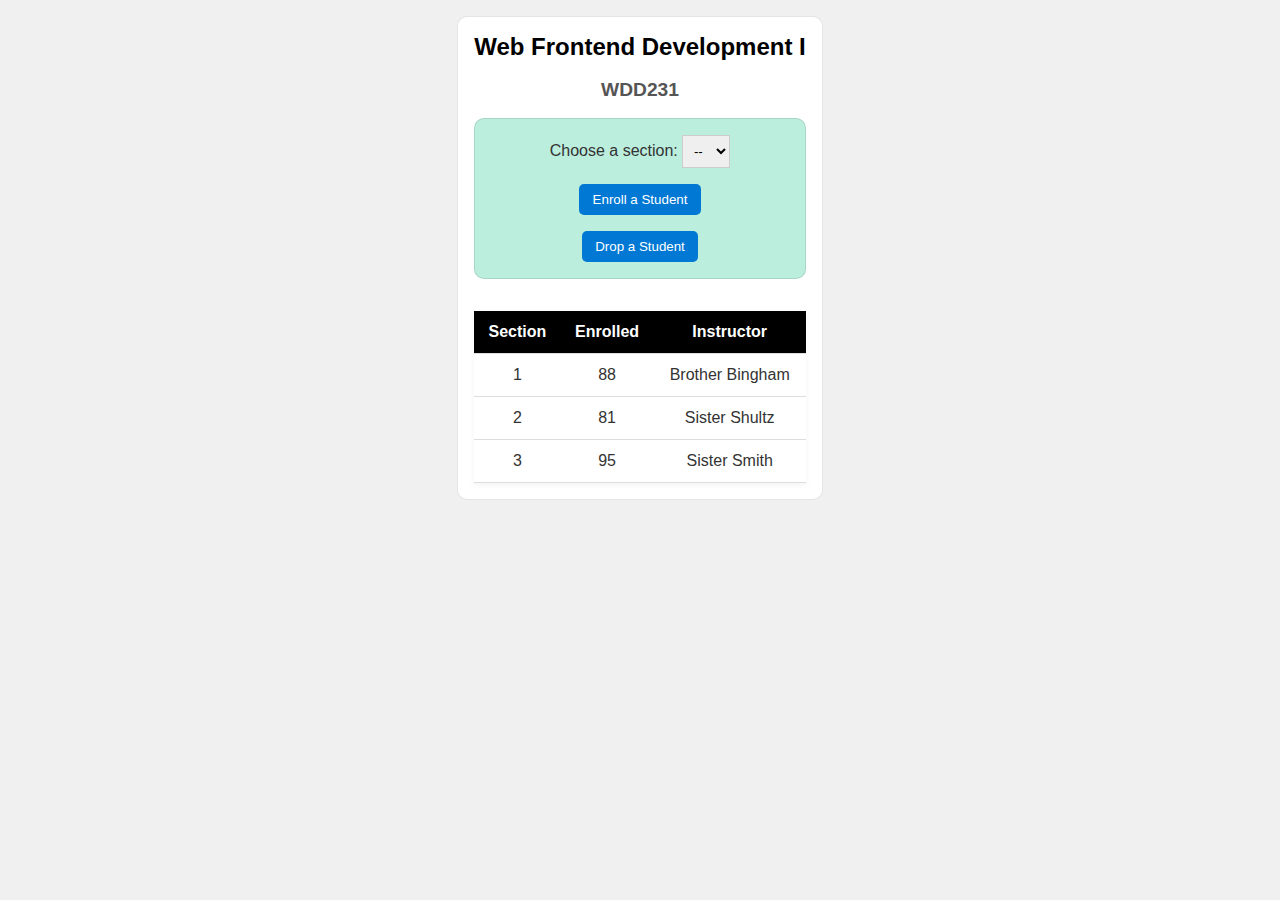
<file: modules.html>
<!DOCTYPE html>
<html lang="en">

<head>
  <meta charset="UTF-8">
  <meta name="viewport" content="width=device-width, initial-scale=1.0">
  <title>Modules Example: Course and Sections</title>
  <link rel="stylesheet" href="styles/modules.css">
  <script type="module" src="scripts/modules.mjs"></script>
</head>

<body>
  <main>
  <h1 id="courseName"></h1>
  <h2 id="courseCode"></h2>

  <div id="enrollment">
    <label for="sectionNumber">Choose a section:</label>
    <select id="sectionNumber">
      <option value="0" disabled selected>--</option>
    </select>
    <button id="enrollStudent">Enroll a Student</button>
    <button id="dropStudent">Drop a Student</button>
  </div>

  <table>
    <thead>
      <tr>
        <th>Section</th>
        <th>Enrolled</th>
        <th>Instructor</th>
      </tr>
    </thead>
    <tbody id="sections"></tbody>
  </table>
  </main>
</body>

</html>
</file>
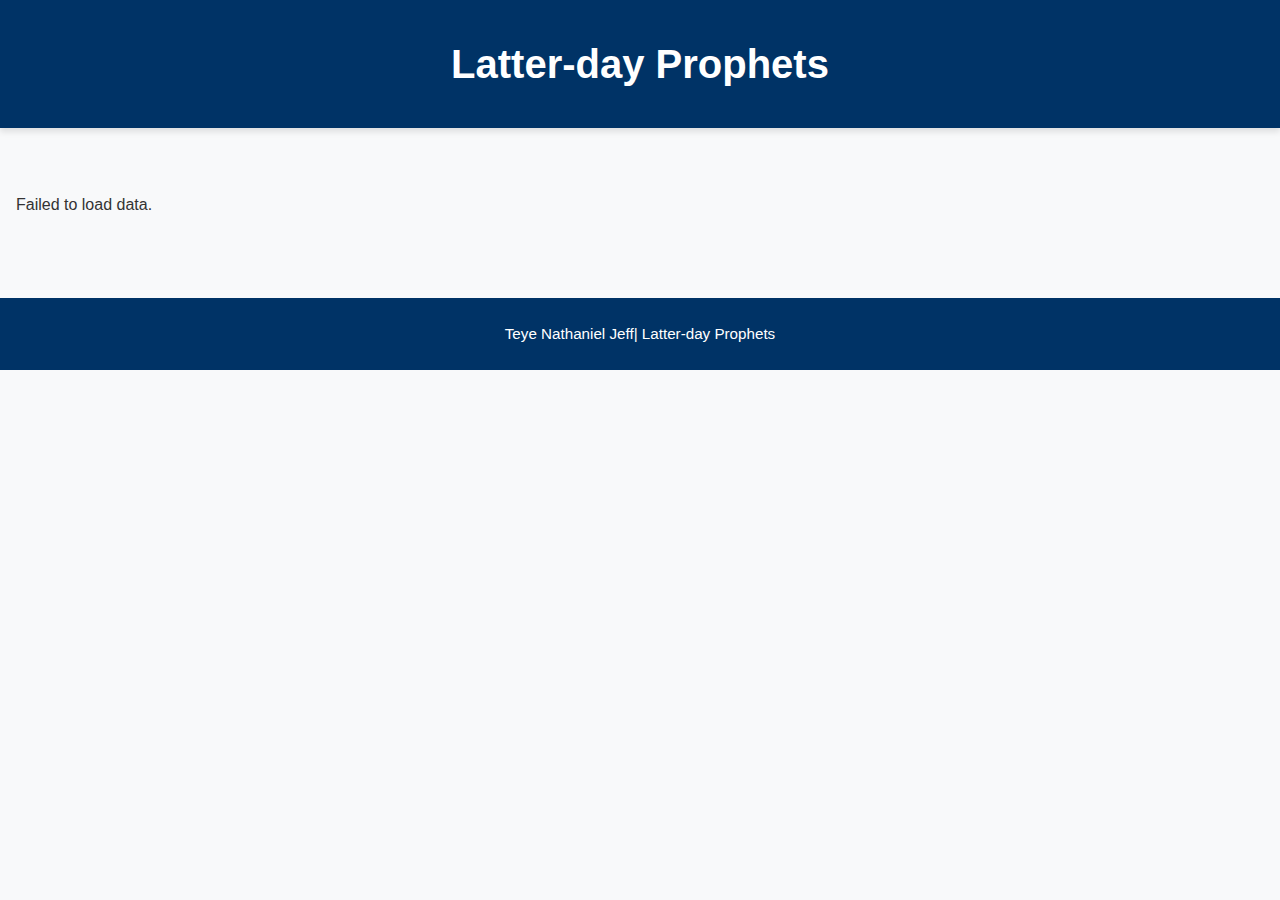
<file: prophets.html>
<!DOCTYPE html>
<html lang="en">
<head>
    <meta charset="UTF-8">
    <meta name="viewport" content="width=device-width, initial-scale=1.0">
    <title>Prophets</title>
    <meta name="description" content="A page about Latter-Day Saints Prophets">
    <meta name="author" content="Teye Nathaniel Jeff">
    <link rel="stylesheet" href="styles/prophets.css">
    <script src="scripts/prophets.js" defer></script>
</head>
<body>
    <header>
        <h1>Latter-day Prophets</h1>
    </header>
    <main>
        <div id="cards"></div>
    </main>
    <footer>
        Teye Nathaniel Jeff| Latter-day Prophets
    </footer>
</body>
</html>
</file>
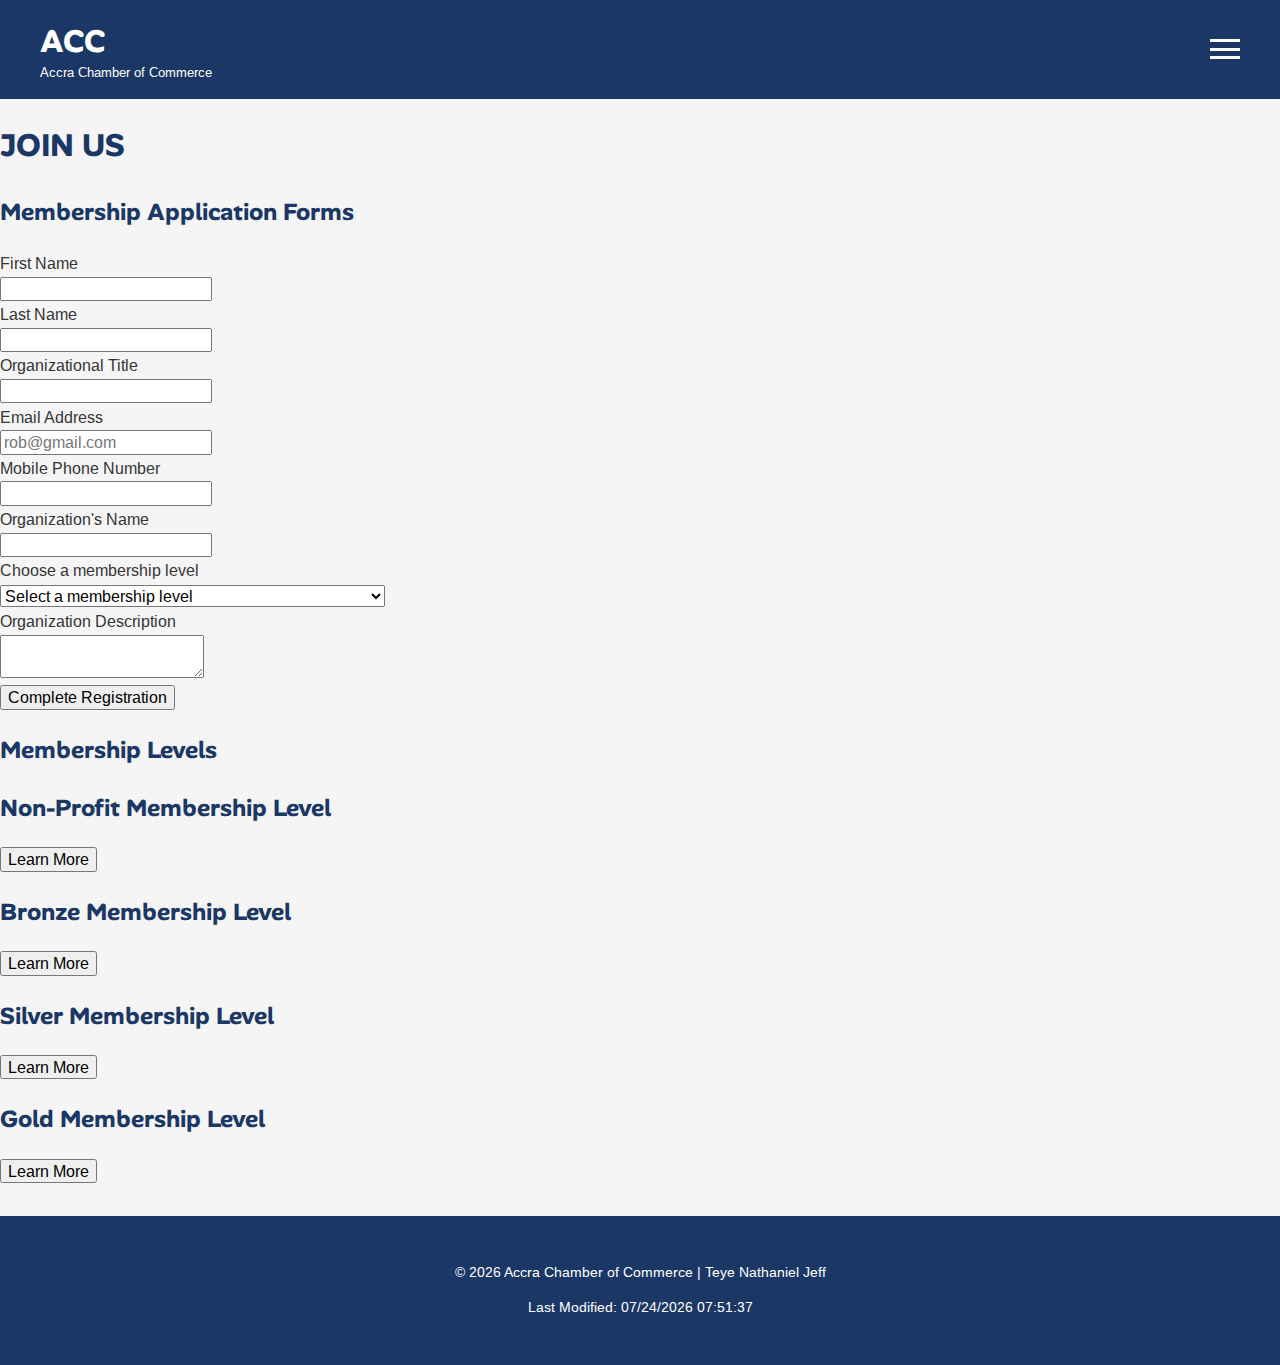
<file: chamber/join.html>
<!DOCTYPE html>
<html lang="en">
<head>
    <meta charset="UTF-8">
    <meta name="viewport" content="width=device-width, initial-scale=1.0">
    <title>Accra Chamber of Commerce | Home</title>
    <meta name="description" content="Official home page for the Accra Chamber of Commerce. Connecting businesses and driving growth in the Greater Accra region.">
    <meta name="author" content="Teye Nathaniel Jeff">
    
    <link rel="preconnect" href="https://fonts.googleapis.com">
    <link rel="preconnect" href="https://fonts.gstatic.com" crossorigin>
    <link href="https://fonts.googleapis.com/css2?family=Alan+Sans:wght@300..900&family=Arimo:ital,wght@0,400..700;1,400..700&display=swap" rel="stylesheet">
    
    <link rel="stylesheet" href="styles/normalize.css">
    <link rel="stylesheet" href="styles/directory-base.css"> 
    <link rel="stylesheet" href="styles/directory-larger.css"> 
    
    <script src="script/homepage.js" defer></script>
    <script src="script/join.js" defer></script>
    
    <meta property="og:title" content="Accra Chamber of Commerce | Home">
    <meta property="og:description" content="Connecting businesses and driving growth in the Greater Accra region.">
    <meta property="og:image" content="https://teyejeff.github.io/wdd231/images/hero-placeholder.jpg"> 
    <meta property="og:url" content="https://teyejeff.github.io/wdd231/Chamber/index.html">
</head>
<body>
    <header>
        <div class="header-container container">
            <div class="logo">
                <h1>ACC</h1>
                <span>Accra Chamber of Commerce</span>
            </div>
            
            <button class="hamburger-btn" id="menuToggle" aria-label="Toggle Navigation Menu">
                <span class="bar"></span>
                <span class="bar"></span>
                <span class="bar"></span>
            </button>
            
            <nav id="mainNav">
                <a href="index.html" class="active">Home</a>
                <a href="directory.html">Directory</a>
                <a href="join.html">Join</a> 
                <a href="discover.html">Discover</a>
            </nav>
        </div>
    </header>

    <main > 
        <h1 class="tag">JOIN US</h1>
        <div class="join-container">
            <div class="form-section">
        <form method="GET" action="thanks.html">
            <h2>Membership Application Forms</h2>
            <label for="fname">First Name<br>
                <input type="text" id="fname" name="fname" title="Applicant's Firstname" autocomplete="given-name" required>
            </label><br>

            <label for="lname">Last Name<br>
                <input type="text" id="lname" name="lname" title="Applicant's Lastname" autocomplete="family-name" required>
            </label><br>

            <label for="org-title">Organizational Title<br>
                <input type="text" id="org-title" name="org-title" title="Applicant's Organizational Title" autocomplete="organization-title" pattern="^[a-zA-Z\s-]{7,}$" required>
            </label><br>

            <label for="email">Email Address<br>
                <input type="email" id="email" name="email" title="Applicant's Email" placeholder="rob@gmail.com" autocomplete="email" required>
            </label><br>

            <label for="telephone">Mobile Phone Number<br>
                <input type="tel" id="telephone" name="telephone" title="Applicant's Mobile Phone Number" autocomplete="tel" required>
            </label><br>

            <label for="org-name">Organization's Name<br>
                <input type="text" id="org-name" name="org-name" title="Organization's Name" autocomplete="organization" required>
            </label><br>

            <label for="membership">Choose a membership level<br>
                <select id="membership" name="membership" required>
                    <option value="" disabled selected>Select a membership level</option>
                    <option value="np">NP membership(for non-profit organization - no fee)</option>
                    <option value="bronze">Bronze membership</option>
                    <option value="silver">Silver membership</option>
                    <option value="gold">Gold membership</option>
                </select>
            </label><br>

            <label for="org-description">Organization Description<br>
                <textarea id="org-description" name="org-description" title="Description your businesse"></textarea>
            </label><br>
    
            <input type="hidden" name="time-stamp" id="time-stamp" value="">
             <button class="reg-button" type="submit">Complete Registration</button>
        </form>
            </div>

            <div class="levels-section">
                <h2>Membership Levels</h2>
        <Section class="card">
                <h2>Non-Profit Membership Level</h2>
                <button class="open-button" data-dialog-id="np-dialog">Learn More</button> 

                <dialog id="np-dialog"> 
                    <p><strong>Cost:</strong> $150</p>
                    <p><strong>Benefits:</strong></p>
                    <p>Online Directory Listing: Basic listing in the Chamber's online business directory.</p>
                    <p>Event Discount: Discounted member rate for all Chamber luncheons and networking events.</p>
                    <p>Volunteer Access: Opportunity to list volunteer needs on the Chamber website/newsletter.</p>
                    <p>Non-Profit Spotlights: Eligibility for quarterly non-profit member feature in the Chamber newsletter</p>
                    <p>Certificate of Origin: Free notary service for Certificates of Origin (upon request).</p>
                    <button class="close-button">❌</button>
                </dialog>
            </Section>

            <Section class="card">
                <h2>Bronze Membership Level</h2>
                <button class="open-button" data-dialog-id="bronze-dialog">Learn More</button>

                <dialog id="bronze-dialog">
                    <p><strong>Cost:</strong> $300</p>
                    <p><strong>Benefits:</strong></p>
                    <p>Enhanced Directory Listing: Detailed listing in the online directory with logo, contact info, and business description</p>
                    <p>Free Networking: Complimentary access for one attendee to standard morning/evening networking mixers.</p>
                    <p>Chamber Decal: Official Chamber of Commerce member window decal for your business location.</p>
                    <p>Ribbon Cutting: Eligibility for a complimentary Ribbon Cutting ceremony for new businesses or relocations</p>
                    <button class="close-button">❌</button>
                </dialog>
            </Section>

            <Section class="card">
                <h2>Silver Membership Level</h2>
                <button class="open-button" data-dialog-id="silver-dialog">Learn More</button>

                <dialog id="silver-dialog">
                    <p><strong>Cost:</strong> $420</p>
                    <p><strong>Benefits:</strong></p>
                    <p>Social Media Spotlight: Guaranteed feature post on the Chamber's social media channels (once per year)</p>
                    <p>Free Job/Event Posting: Unlimited complimentary postings of job openings and business events on the Chamber website calendar.</p>
                    <p>Member-to-Member Discount: Opportunity to participate in or offer a discount through the exclusive M2M program.</p>
                    <p>Committee Participation: Eligibility for you or an employee to join and vote on Chamber committees (e.g., Advocacy, Events, Membership)</p>
                    <button class="close-button">❌</button>
                </dialog>
            </Section>

            <Section class="card">
                <h2>Gold Membership Level</h2>
                <button class="open-button" data-dialog-id="gold-dialog">Learn More</button>

                <dialog id="gold-dialog">
                    <p><strong>Cost:</strong> $500</p>
                    <p><strong>Benefits:</strong></p>
                    <p>Premium Website Placement: Rotating logo placement on the Chamber website homepage (high visibility)</p>
                    <p>Annual Event Tickets: Two complimentary tickets to the Chamber's major annual event (e.g., Gala, Awards Dinner).</p>
                    <p>Exclusive Introductions: Executive Director-facilitated introductions to key local leaders and officials upon request.</p>
                    <p>Newsletter Ad Space: Guaranteed half-page advertisement space in the monthly Chamber e-newsletter (once per year).</p>
                    <p>Sponsorship Priority: First-right-of-refusal for key event and program sponsorship opportunities.</p>
                    <button class="close-button">❌</button>
                </dialog>
            </Section>
            </div>
        </div>
        </main>

    <footer>
        <div class="footer-container container">
            <p>© <span id="currentYear"></span> Accra Chamber of Commerce | Teye Nathaniel Jeff</p>
            <p>Last Modified: <span id="lastModified"></span></p>
        </div>
    </footer>
</body>
</html>
</file>
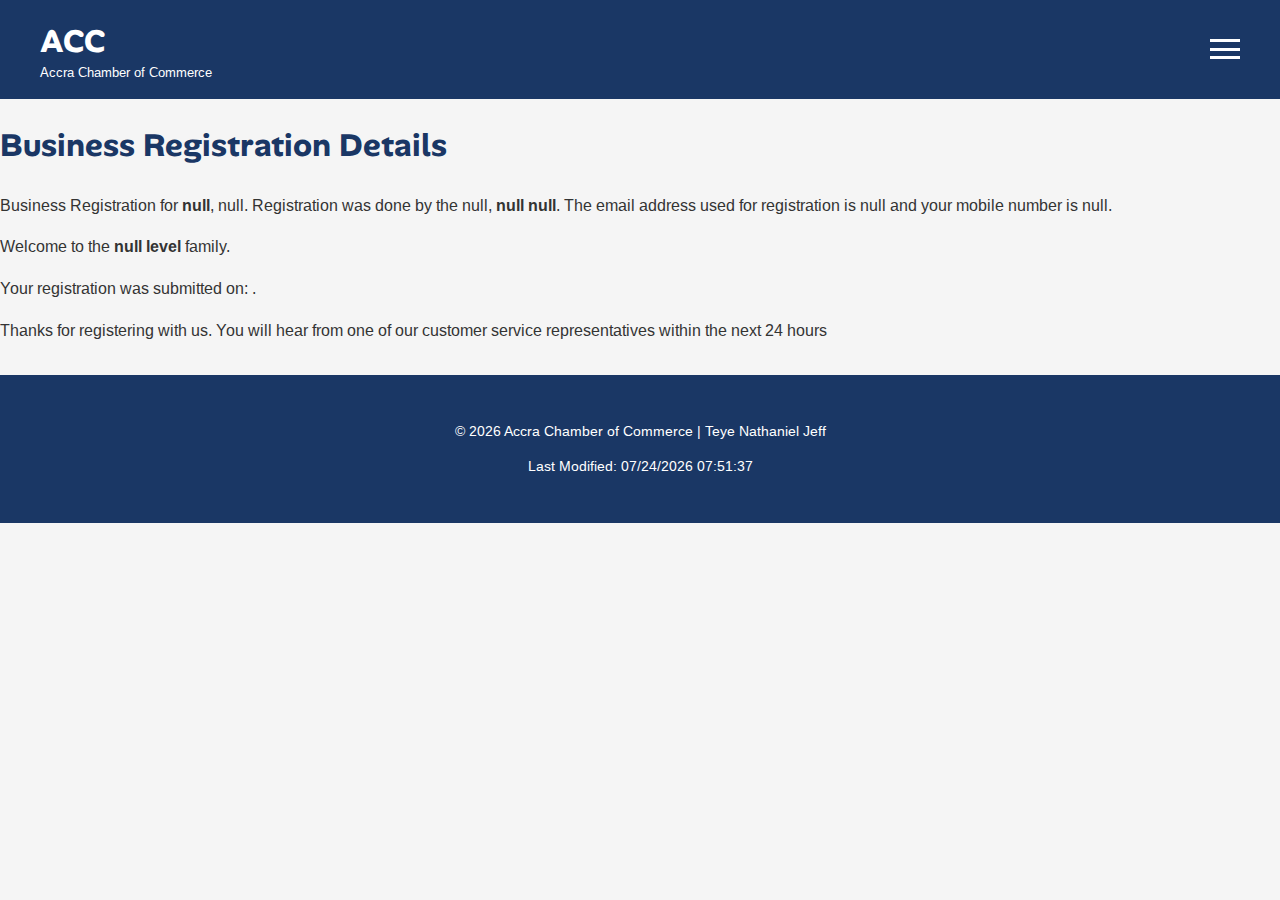
<file: chamber/thanks.html>
<!DOCTYPE html>
<html lang="en">
<head>
    <meta charset="UTF-8">
    <meta name="viewport" content="width=device-width, initial-scale=1.0">
    <title>Accra Chamber of Commerce | Home</title>
    <meta name="description" content="Official home page for the Accra Chamber of Commerce. Connecting businesses and driving growth in the Greater Accra region.">
    <meta name="author" content="Teye Nathaniel Jeff">
    
    <link rel="preconnect" href="https://fonts.googleapis.com">
    <link rel="preconnect" href="https://fonts.gstatic.com" crossorigin>
    <link href="https://fonts.googleapis.com/css2?family=Alan+Sans:wght@300..900&family=Arimo:ital,wght@0,400..700;1,400..700&display=swap" rel="stylesheet">
    
    <link rel="stylesheet" href="styles/normalize.css">
    <link rel="stylesheet" href="styles/directory-base.css"> 
    <link rel="stylesheet" href="styles/directory-larger.css"> 
    <link rel="icon" href="favicon.ico">
    
    <script src="script/homepage.js" defer></script>
    <script src="script/thanks.js" defer></script>
    
    <meta property="og:title" content="Accra Chamber of Commerce | Home">
    <meta property="og:description" content="Connecting businesses and driving growth in the Greater Accra region.">
    <meta property="og:image" content="https://teyejeff.github.io/wdd231/images/hero-placeholder.jpg"> 
    <meta property="og:url" content="https://teyejeff.github.io/wdd231/Chamber/index.html">
</head>
<body>
    <header>
        <div class="header-container container">
            <div class="logo">
                <h1>ACC</h1>
                <span>Accra Chamber of Commerce</span>
            </div>
            
            <button class="hamburger-btn" id="menuToggle" aria-label="Toggle Navigation Menu">
                <span class="bar"></span>
                <span class="bar"></span>
                <span class="bar"></span>
            </button>
            
            <nav id="mainNav">
                <a href="index.html" class="active">Home</a>
                <a href="directory.html">Directory</a>
                <a href="join.html">Join</a> 
                <a href="discover.html">Discover</a>
            </nav>
        </div>
    </header>

    <main > 
        <h1>Business Registration Details</h1>
        <div id="results"></div>


        <p>Thanks for registering with us. You will hear from one of our customer service representatives within the next 24 hours</p>
        
    </main>

    <footer>
        <div class="footer-container container">
            <p>© <span id="currentYear"></span> Accra Chamber of Commerce | Teye Nathaniel Jeff</p>
            <p>Last Modified: <span id="lastModified"></span></p>
        </div>
    </footer>
</body>
</html>
</file>
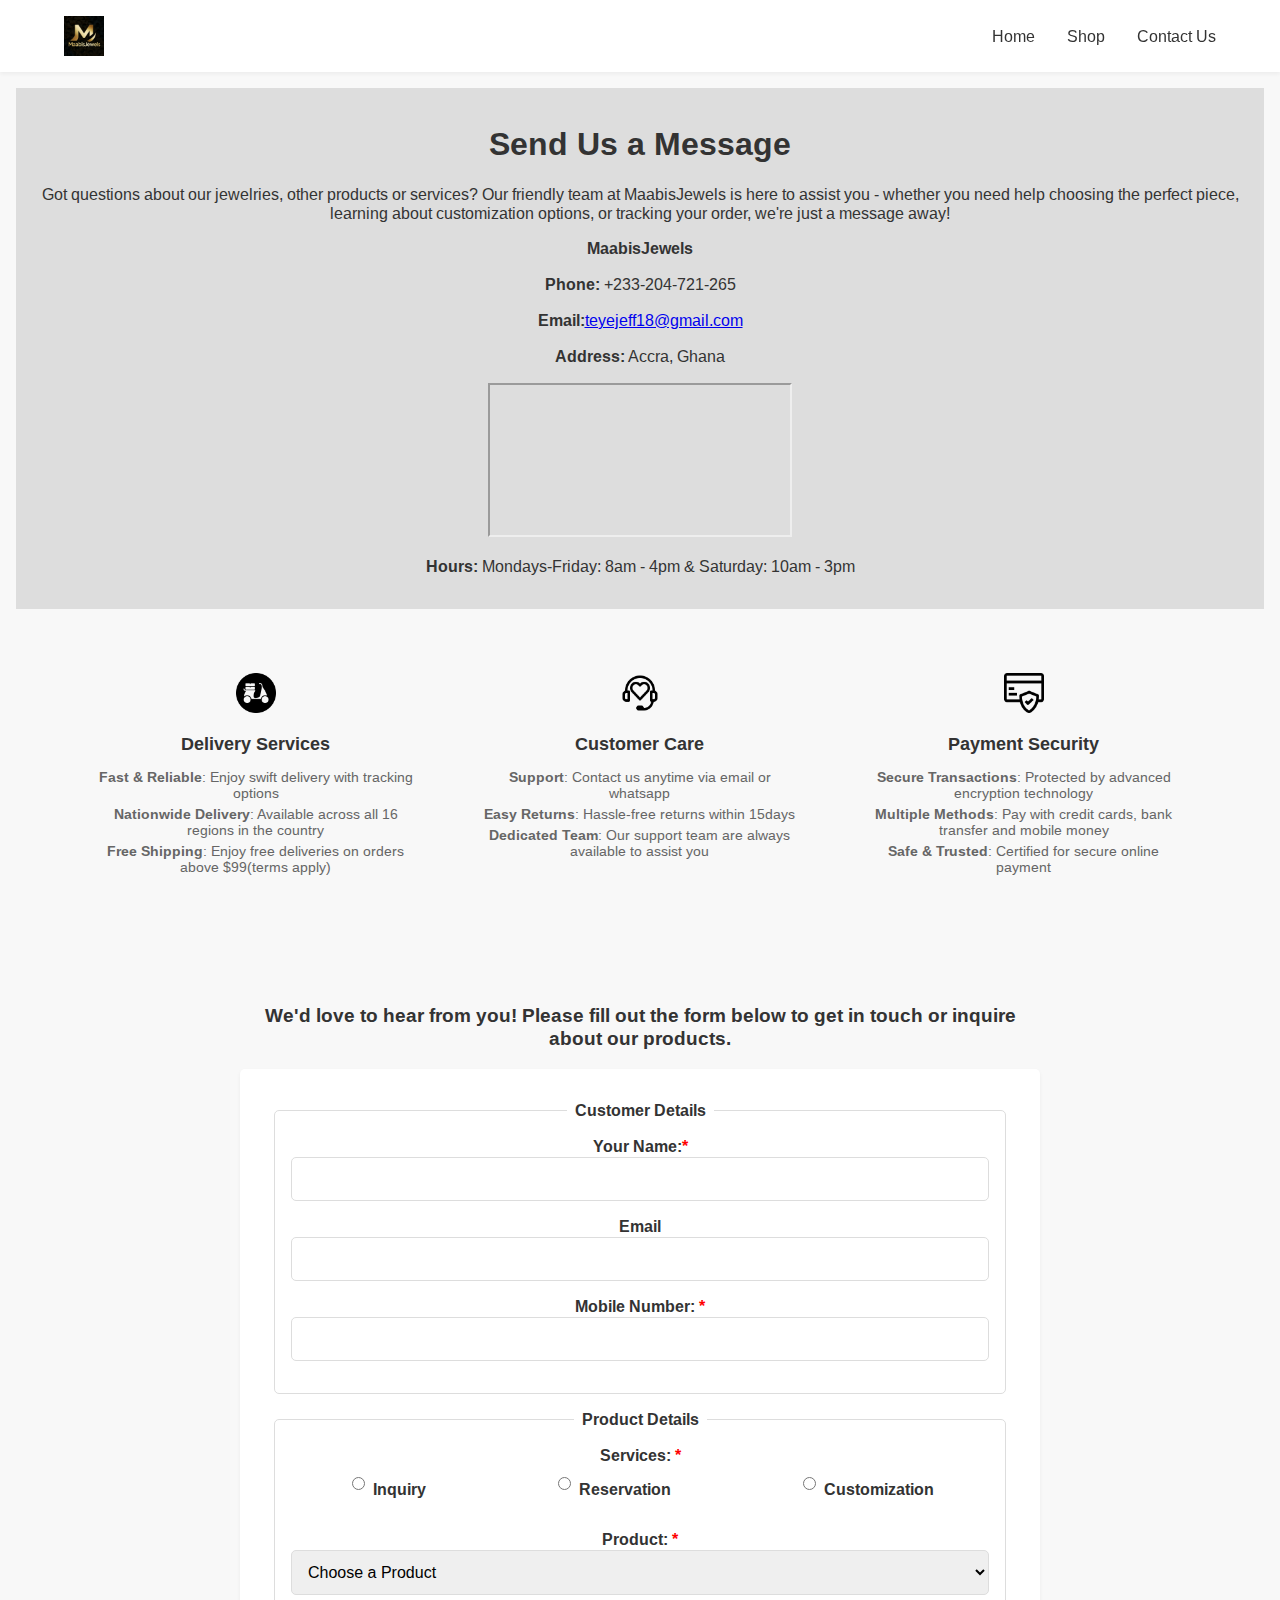
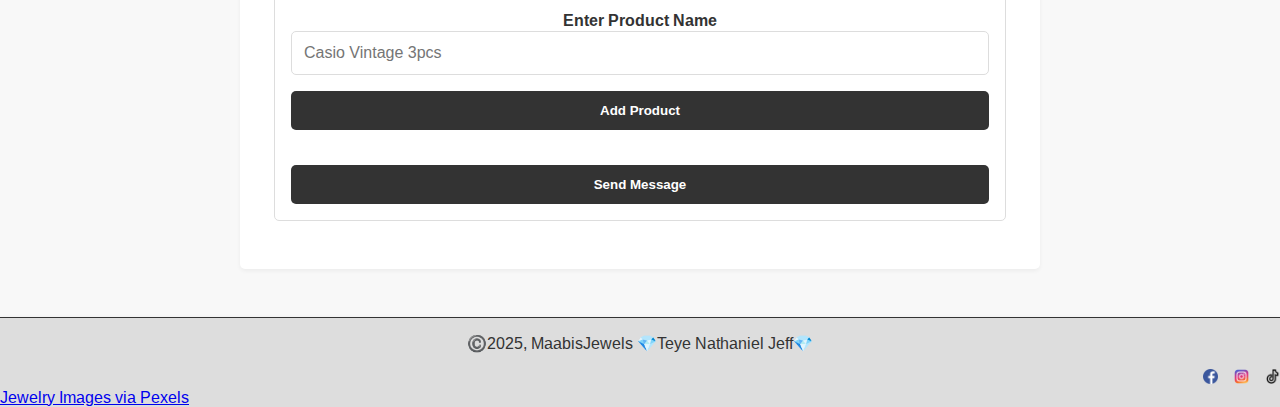
<file: finalProject/maabis-contactus.html>
<!DOCTYPE html>
<html lang="en">
<head>
    <meta charset="UTF-8">
    <meta name="viewport" content="width=device-width, initial-scale=1.0">
    <title>MaabisJewels - Contact Us</title>
    <meta name="description" content="Need a custom jewelry order, repair, or have an inquiry? Contact MaabisJewels directly via our form, phone, or email. We are ready to help with your request">
    <meta name="author" content="Teye Nathaniel Jeff">
    <link rel="preconnect" href="https://fonts.googleapis.com">
    <link rel="preconnect" href="https://fonts.gstatic.com" crossorigin>
    <link href="https://fonts.googleapis.com/css2?family=Alan+Sans:wght@300..900&family=Arimo:ital,wght@0,400..700;1,400..700&display=swap" rel="stylesheet">
    
    <link rel="stylesheet" href="styles/maabis.css">
    <link rel="stylesheet" href="styles/maabis-small.css">
    <link rel="icon" href="images/maabis-favicon.ico">

    <script src="scripts/maabis-form.js" defer></script>

    <meta property="og:title" content="MaabisJewels | Contact Us">
    <meta property="og:description" content="Modern jewelry for the contemporary you. Shop our curated collection of ethically-sourced, minimalist pieces that redefine everyday luxury.">
    <meta property="og:image" content="https://teyejeff.github.io/wdd231/images/hero-placeholder.jpg"> 
    <meta property="og:url" content="https://teyejeff.github.io/wdd231/Chamber/index.html">
</head>
<body>
    <header class="sticky-hearder">
        <img src="images/maabislogo.jpg" alt="MaabisJewels" class="logo">
        <nav class="navigation">
            <ul>
                <li><a href="maabis.html" class="link">Home</a></li>
                <li><a href="maabis-shop.html" class="link">Shop</a></li>
                <li><a href="maabis-contactus.html" class="link">Contact Us</a></li>
            </ul>
        </nav>
    </header>
    <main>
    <section class="contact-details">
        <h1>Send Us a Message</h1>
        <p>Got questions about our jewelries, other products or services? Our friendly team at MaabisJewels is here to assist you - whether you need help choosing the perfect piece, learning about customization options, or tracking your order, we're just a message away!</p>
        <p><strong>MaabisJewels</strong></p>
        <p><strong>Phone:</strong> +233-204-721-265</p>
        <p><strong>Email:</strong><a href="teyejeff18@gamil.com">teyejeff18@gmail.com</a></p>
        <p><strong>Address:</strong> Accra, Ghana</p>
        <div class="googlemaps">
        <iframe src="https://www.google.com/maps/embed?pb=!1m18!1m12!1m3!1d15884.44469037135!2d-0.21327217887160102!3d5.550533074557678!2m3!1f0!2f0!3f0!3m2!1i1024!2i768!4f13.1!3m3!1m2!1s0xfdf90985855a833%3A0x2aac35e3ca429cf1!2sThe%20Octagon%2C%20Accra%20Central!5e0!3m2!1sen!2sgh!4v1754241540648!5m2!1sen!2sgh" allowfullscreen="" loading="lazy" referrerpolicy="no-referrer-when-downgrade"></iframe>
        </div>
        <p><strong>Hours:</strong> Mondays-Friday: 8am - 4pm & Saturday: 10am - 3pm</p>
    </section>

    <div class="container">
            <div class="services">
                <div class="icon">
                    <img src="images/delivery-bike_5630677.png" alt="delivery">
                </div>
            
                <h3>Delivery Services</h3>
                <ul>
                    <li><strong>Fast & Reliable</strong>: Enjoy swift delivery with tracking options</li>
                    <li><strong>Nationwide Delivery</strong>: Available across all 16 regions in the country</li>
                    <li><strong>Free Shipping</strong>: Enjoy free deliveries on orders above $99(terms apply)</li>
                </ul>
            </div>

            <div class="services">
                <div class="icon">
                    <img src="images/customer-care_17202880.png" alt="customer care">
                </div>
                <h3>Customer Care</h3>
                <ul>
                    <li><strong>Support</strong>: Contact us anytime via email or whatsapp</li>
                    <li><strong>Easy Returns</strong>: Hassle-free returns within 15days</li>
                    <li><strong>Dedicated Team</strong>: Our support team are always available to assist you</li>
                </ul>
            </div>

            <div class="services">
                <div class="icon">
                    <img src="images/credit-card_2434513.png" alt="payment method">
                </div>
                <h3>Payment Security</h3>
                <ul>
                    <li><strong>Secure Transactions</strong>: Protected by advanced encryption technology</li>
                    <li><strong>Multiple Methods</strong>: Pay with credit cards, bank transfer and mobile money</li>
                    <li><strong>Safe & Trusted</strong>: Certified for secure online payment</li>
                </ul>
            </div>
        </div>
    
    <section class="contact-section">
        <h3><strong>We'd love to hear from you! Please fill out the form below to get in touch or inquire about our products.</strong></h3>

        <form id="contactForm" class="contact-form" method="GET" action="maabis-submit.html">
            <fieldset>
                <legend>Customer Details</legend>
                <label for="name">Your Name:<span class="required">*</span></label>
                <input type="text" id="name" name="name" required><br>
                <label for="email">Email</label>
                <input type="email" id="email" name="email"><br>
                <label for="phone">Mobile Number: <span class="required">*</span></label>
                <input type="tel" id="phone" name="phone" required><br>
            </fieldset>
            <fieldset>
                <legend>Product Details</legend>
                <label>Services: <span class="required">*</span></label><br>
                <div class="radio-buttons">
                    <label><input type="radio" id="inquiry" name="services" value="inquiry">Inquiry</label>
                    <label><input type="radio" id="reservation" name="services" value="reservation">Reservation</label>
                    <label><input type="radio" id="customization" name="services" value="customization">Customization</label>
                </div>

                <label for="product">Product: <span class="required">*</span><br></label>
                <select name="product" id="product" required>
                    <option value="" disabled selected>Choose a Product</option>
                    <option value="watch">Watch</option>
                    <option value="ring">Ring</option>
                    <option value="earring">Earring</option>
                    <option value="bracelet">Bracelet</option>
                    <option value="anklet">Anklets</option>
                </select><br>

                <label for="selected">Enter Product Name </label><br>
                <input type="text" id="selected" placeholder="Casio Vintage 3pcs">
                <button type="button" id="addBtn">Add Product</button>
                <ul id="list"></ul>
                <br>
                <button type="submit" id="submitBtn">Send Message</button>

            </fieldset>






        </form>






    </section>
    </main>

    <footer>
        <p>©️2025, MaabisJewels 💎Teye Nathaniel Jeff💎</p>
        <nav class="socialmedia">
            <a href="https://www.tiktok.com/en/"><img src="images/tik.webp" alt="TikTok"></a>
            <a href="https://www.instagram.com"><img src="images/insta.webp" alt="Instagram"></a>
            <a href="https://www.facebook.com/"><img src="images/fb.webp" alt="Facebook"></a>
        </nav>
        <nav>
            <a href='https://www.pexels.com/'>Jewelry Images via Pexels</a>
        </nav>        
    </footer>
</body>
</html>
</file>
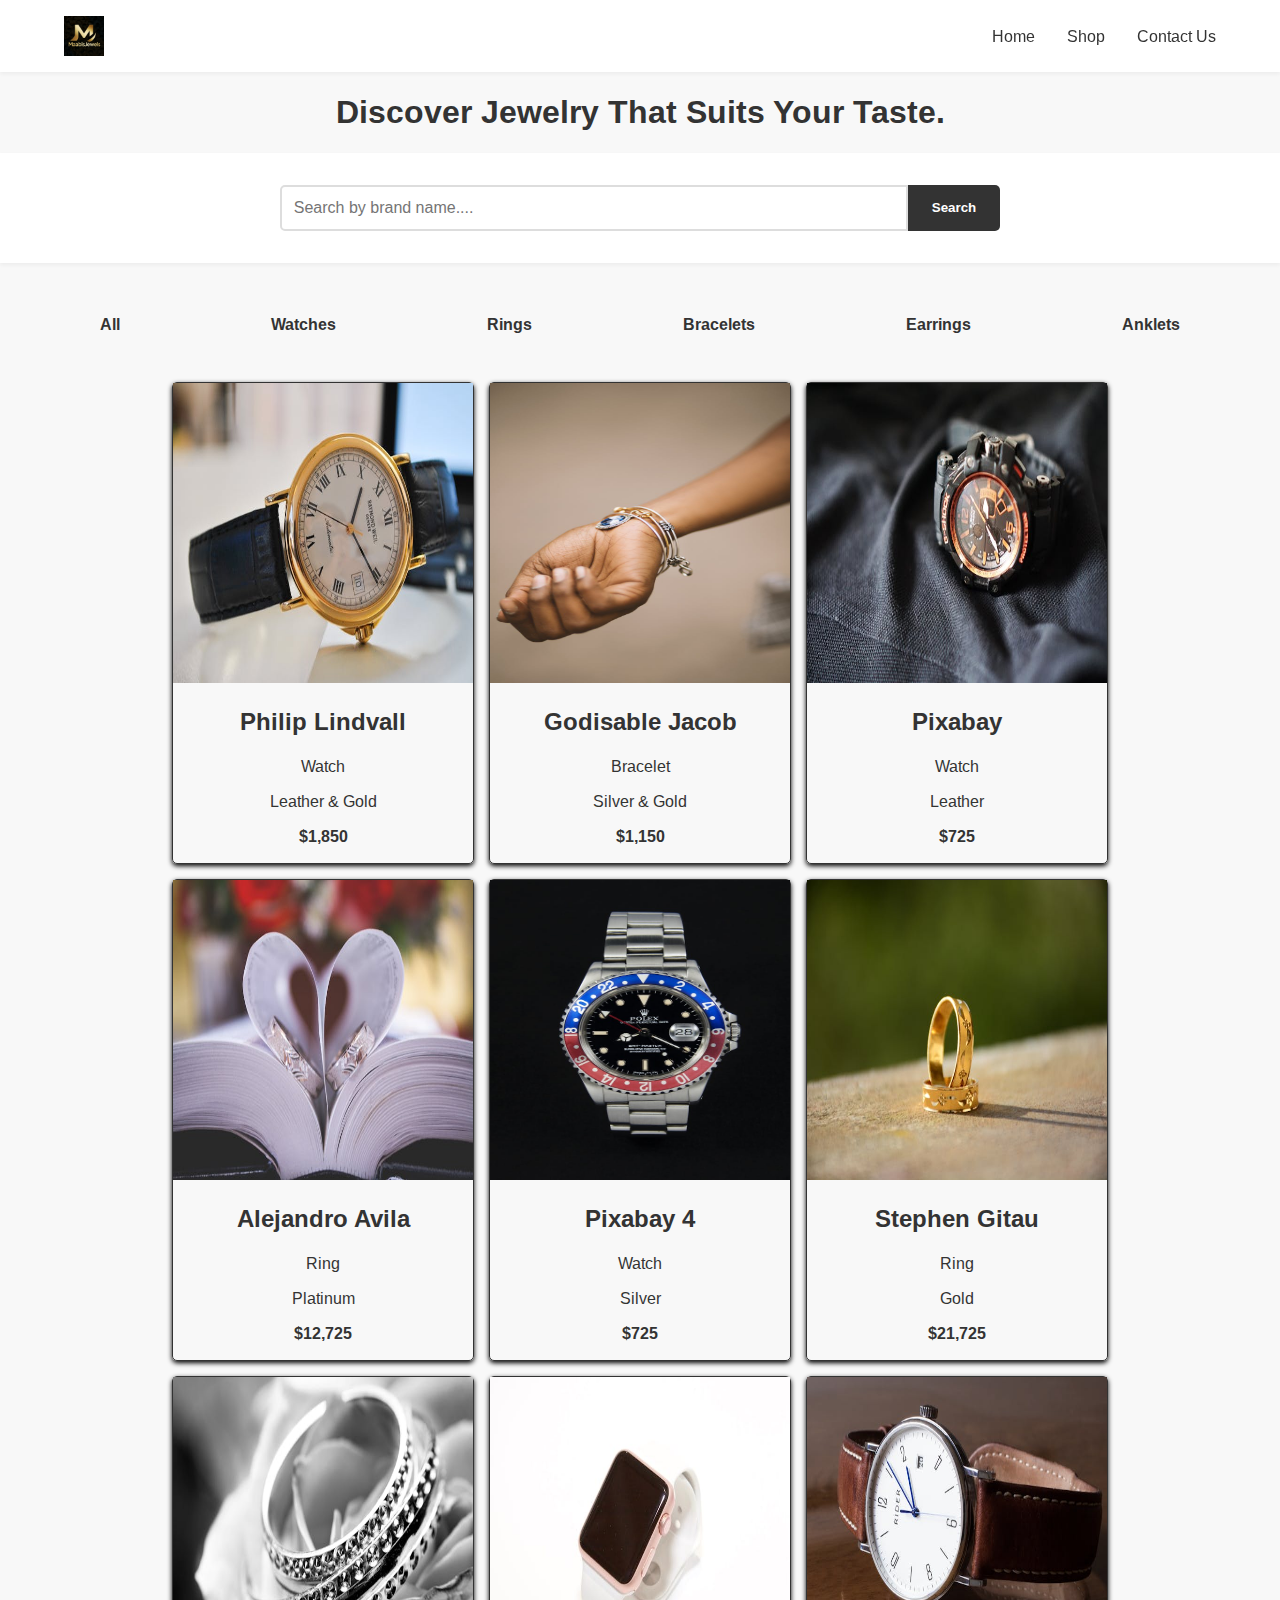
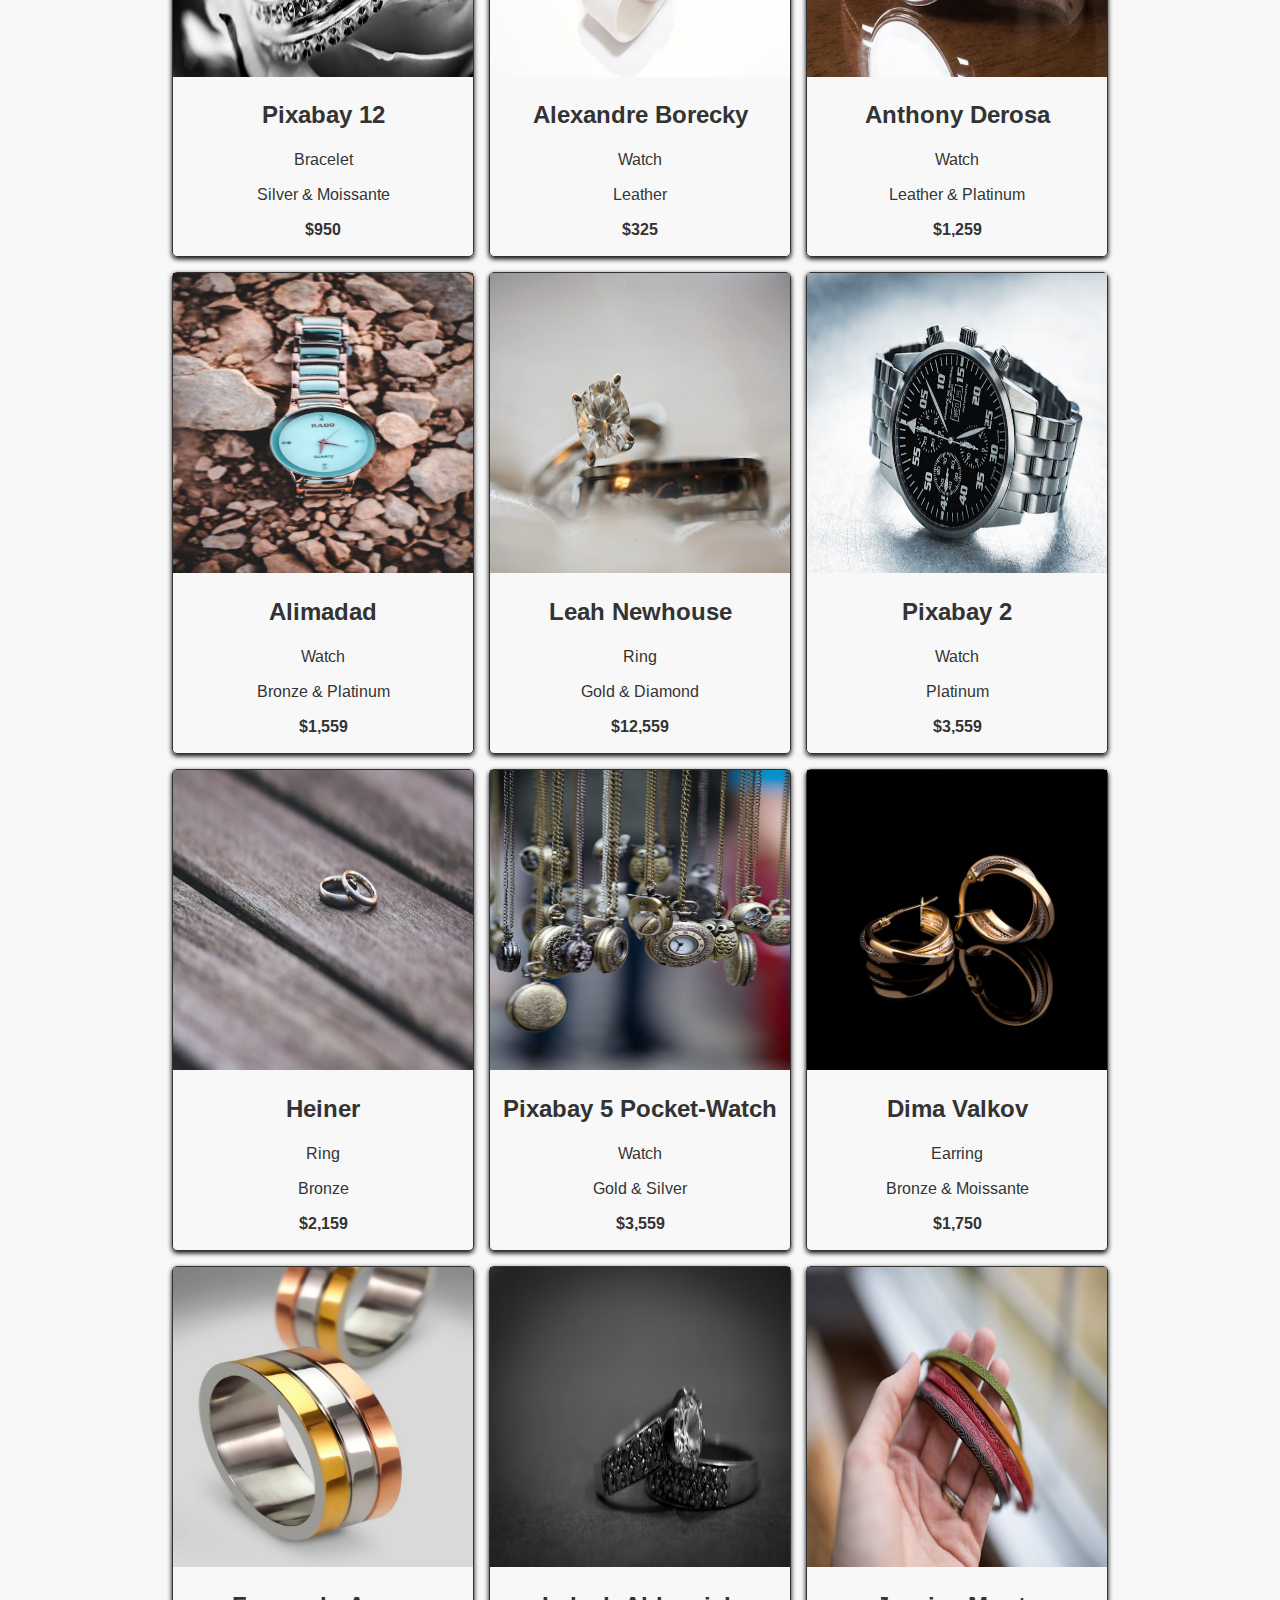
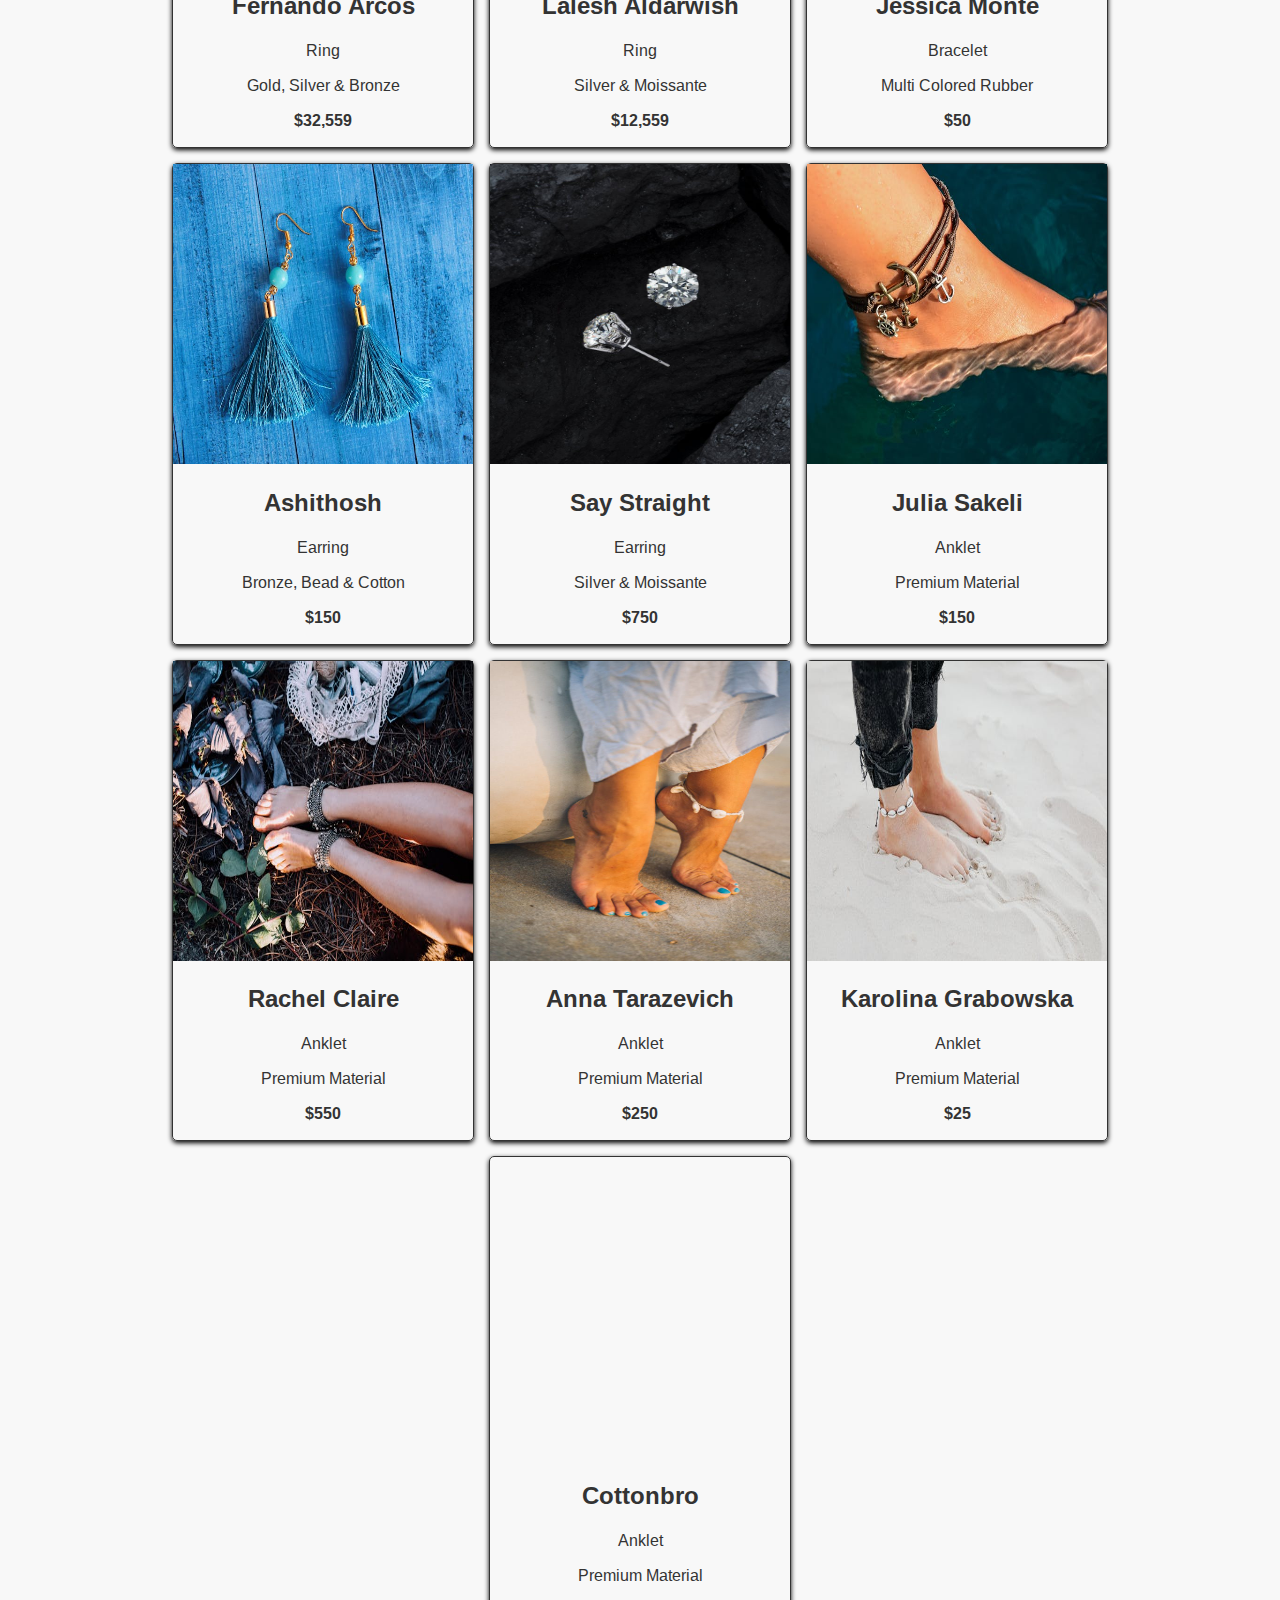
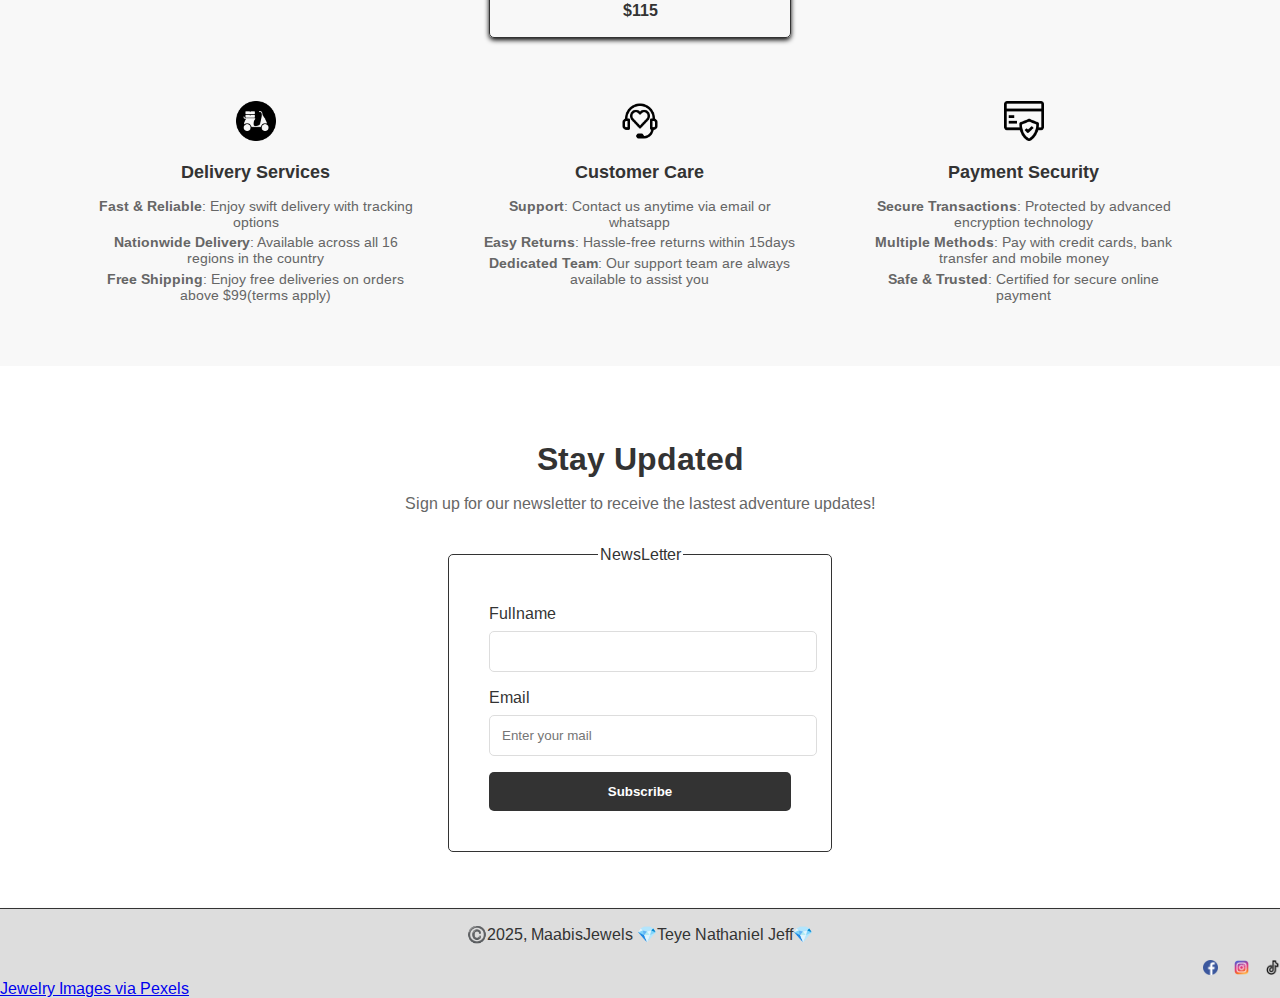
<file: finalProject/maabis-shop.html>
<!DOCTYPE html>
<html lang="en">
<head>
    <meta charset="UTF-8">
    <meta name="viewport" content="width=device-width, initial-scale=1.0">
    <title>MaabisJewels - Shop Now</title>
    <meta name="description" content="Shop the MaabisJewels collection of unique jewelry: watches, rings, bracelets, and earrings. Easily search, filter, and checkout your favorite pieces via WhatsApp.">
    <meta name="author" content="Teye Nathaniel Jeff">
    <link rel="preconnect" href="https://fonts.googleapis.com">
    <link rel="preconnect" href="https://fonts.gstatic.com" crossorigin>
    <link href="https://fonts.googleapis.com/css2?family=Alan+Sans:wght@300..900&family=Arimo:ital,wght@0,400..700;1,400..700&display=swap" rel="stylesheet">

    <link rel="stylesheet" href="styles/maabis.css">
    <link rel="stylesheet" href="styles/maabis-small.css">
    <link rel="icon" href="images/maabis-favicon.ico">

    <script src="scripts/maabis.js" defer></script> 

    <meta property="og:title" content="MaabisJewels | Shop">
    <meta property="og:description" content="Connecting businesses and driving growth in the Greater Accra region.">
    <meta property="og:image" content="https://teyejeff.github.io/wdd231/images/hero-placeholder.jpg"> 
    <meta property="og:url" content="https://teyejeff.github.io/wdd231/Chamber/index.html">
</head>
<body>
    <header class="sticky-hearder">
        <img src="images/maabislogo.jpg" alt="MaabisJewels" class="logo">
        <nav class="navigation">
            <ul>
                <li><a href="maabis.html" class="link">Home</a></li>
                <li><a href="maabis-shop.html" class="link">Shop</a></li>
                <li><a href="maabis-contactus.html" class="link">Contact Us</a></li>
            </ul>
        </nav>
    </header>
    <main>
        <h1 class="products">Discover Jewelry That Suits Your Taste.</h1>
        <div class="search-container">
            <input type="text" id="searchInput" placeholder="Search by brand name....">
            <button id="searchBtn">Search</button>
        </div>

        <div id="results"></div>
        <div>
            <nav id="menu">
                <button class="hamburger" aria-label="Toggle categories">
                    <span></span>
                    <span></span>
                    <span></span>
                </button>
            <ul class="navigation2">
                <li><a id="all" href="#" title="All">All</a> </li>
                <li><a id="watch" href="#" title="Watches">Watches</a></li>
                <li><a id="rings" href="#" title="Rings">Rings</a></li>
                <li><a id="bracelets" href="#" title="Bracelets">Bracelets</a></li>
                <li><a id="earrings" href="#" title="Earrings">Earrings</a></li>
                <li><a id="anklets" href="#" title="Anklets">Anklets</a></li>
            </ul>           
            </nav>
        </div>

        <div class="jewelry-container" id="jewelryContainer"></div>

        <div class="container">
            <div class="services">
                <div class="icon">
                    <img src="images/delivery-bike_5630677.png" alt="delivery">
                </div>
                <h3>Delivery Services</h3>
                <ul>
                    <li><strong>Fast & Reliable</strong>: Enjoy swift delivery with tracking options</li>
                    <li><strong>Nationwide Delivery</strong>: Available across all 16 regions in the country</li>
                    <li><strong>Free Shipping</strong>: Enjoy free deliveries on orders above $99(terms apply)</li>
                </ul>
            </div>

            <div class="services">
                <div class="icon">
                    <img src="images/customer-care_17202880.png" alt="customer care">
                </div>
                <h3>Customer Care</h3>
                <ul>
                    <li><strong>Support</strong>: Contact us anytime via email or whatsapp</li>
                    <li><strong>Easy Returns</strong>: Hassle-free returns within 15days</li>
                    <li><strong>Dedicated Team</strong>: Our support team are always available to assist you</li>
                </ul>
            </div>

            <div class="services">
                <div class="icon">
                    <img src="images/credit-card_2434513.png" alt="payment method">
                </div>
                <h3>Payment Security</h3>
                <ul>
                    <li><strong>Secure Transactions</strong>: Protected by advanced encryption technology</li>
                    <li><strong>Multiple Methods</strong>: Pay with credit cards, bank transfer and mobile money</li>
                    <li><strong>Safe & Trusted</strong>: Certified for secure online payment</li>
                </ul>
            </div>
        </div>

        <div class="newsletter">
            <h2>Stay Updated</h2>
            <p>Sign up for our newsletter to receive the lastest adventure updates!</p>
            <form class="newsletter-form">
                <fieldset>
                    <legend>NewsLetter</legend>
                    <label for="fullname">Fullname</label>
                    <input type="text" id="fullname" name="fullname">
                    <label for="email">Email</label>
                    <input type="email" id="email" name="email" placeholder="Enter your mail">
                    <button type="submit">Subscribe</button>
                </fieldset>
            </form>
        </div>

    
        <dialog id="cartModal">
        <div class="modal-header">
            <h2>Your Cart (<span id="cartCount">0</span>)</h2>
            <button id="closeModal" class="close-btn" aria-label="Close cart">×</button>
        </div>

        <div id="cartItems" class="cart-items">
            <p style="text-align:center; color:#666;">Your cart is empty</p>
        </div>

        <div class="modal-footer">
            <button id="clearCart" class="clear-cart-btn">Clear All</button>
            <button id="checkoutBtn" class="checkout-btn">Proceed to Checkout</button>
        </div>
        </dialog>

    </main>

    <footer>
        <p>©️2025, MaabisJewels 💎Teye Nathaniel Jeff💎</p>
        <nav class="socialmedia">
            <a href="https://www.tiktok.com/en/"><img src="images/tik.webp" alt="TikTok"></a>
            <a href="https://www.instagram.com"><img src="images/insta.webp" alt="Instagram"></a>
            <a href="https://www.facebook.com/"><img src="images/fb.webp" alt="Facebook"></a>
        </nav>
        <nav class="source">
            <a href='https://www.pexels.com/'>Jewelry Images via Pexels</a>
        </nav>        
    </footer>
</body>
</html>
</file>
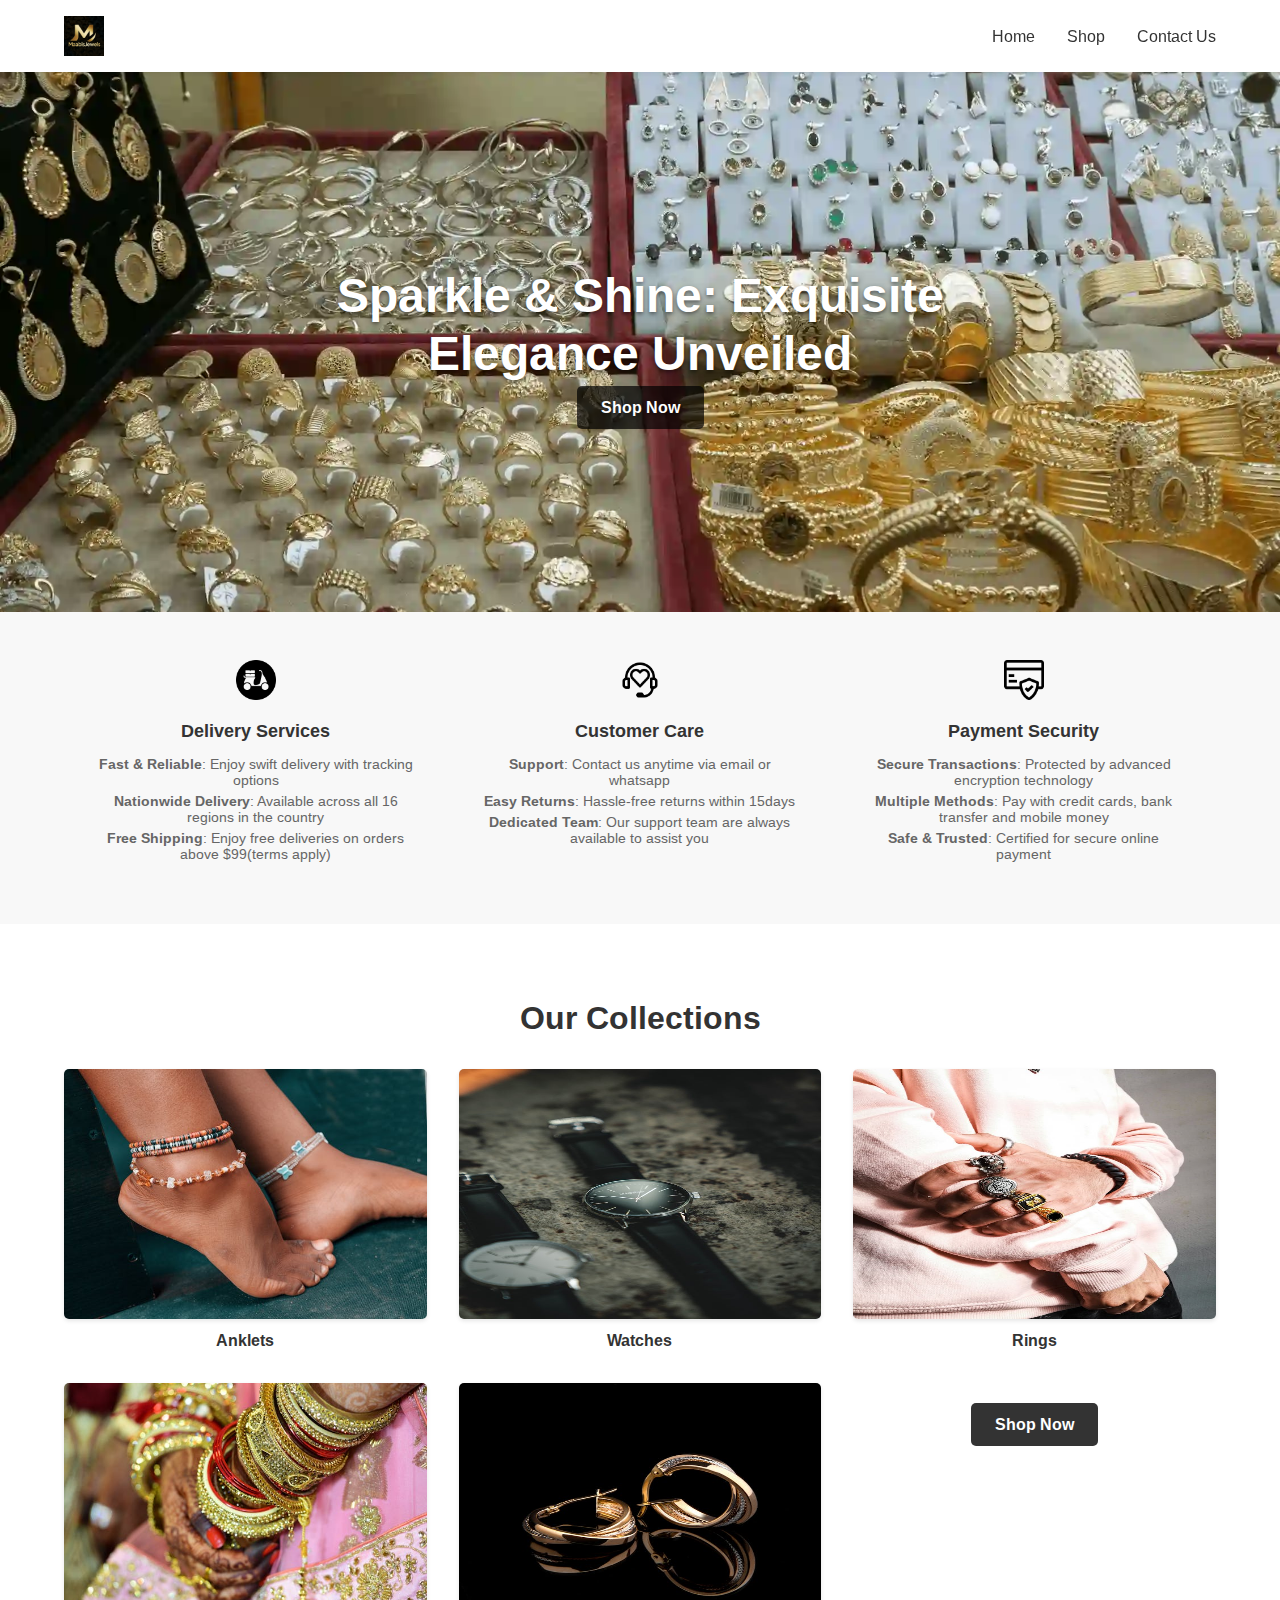
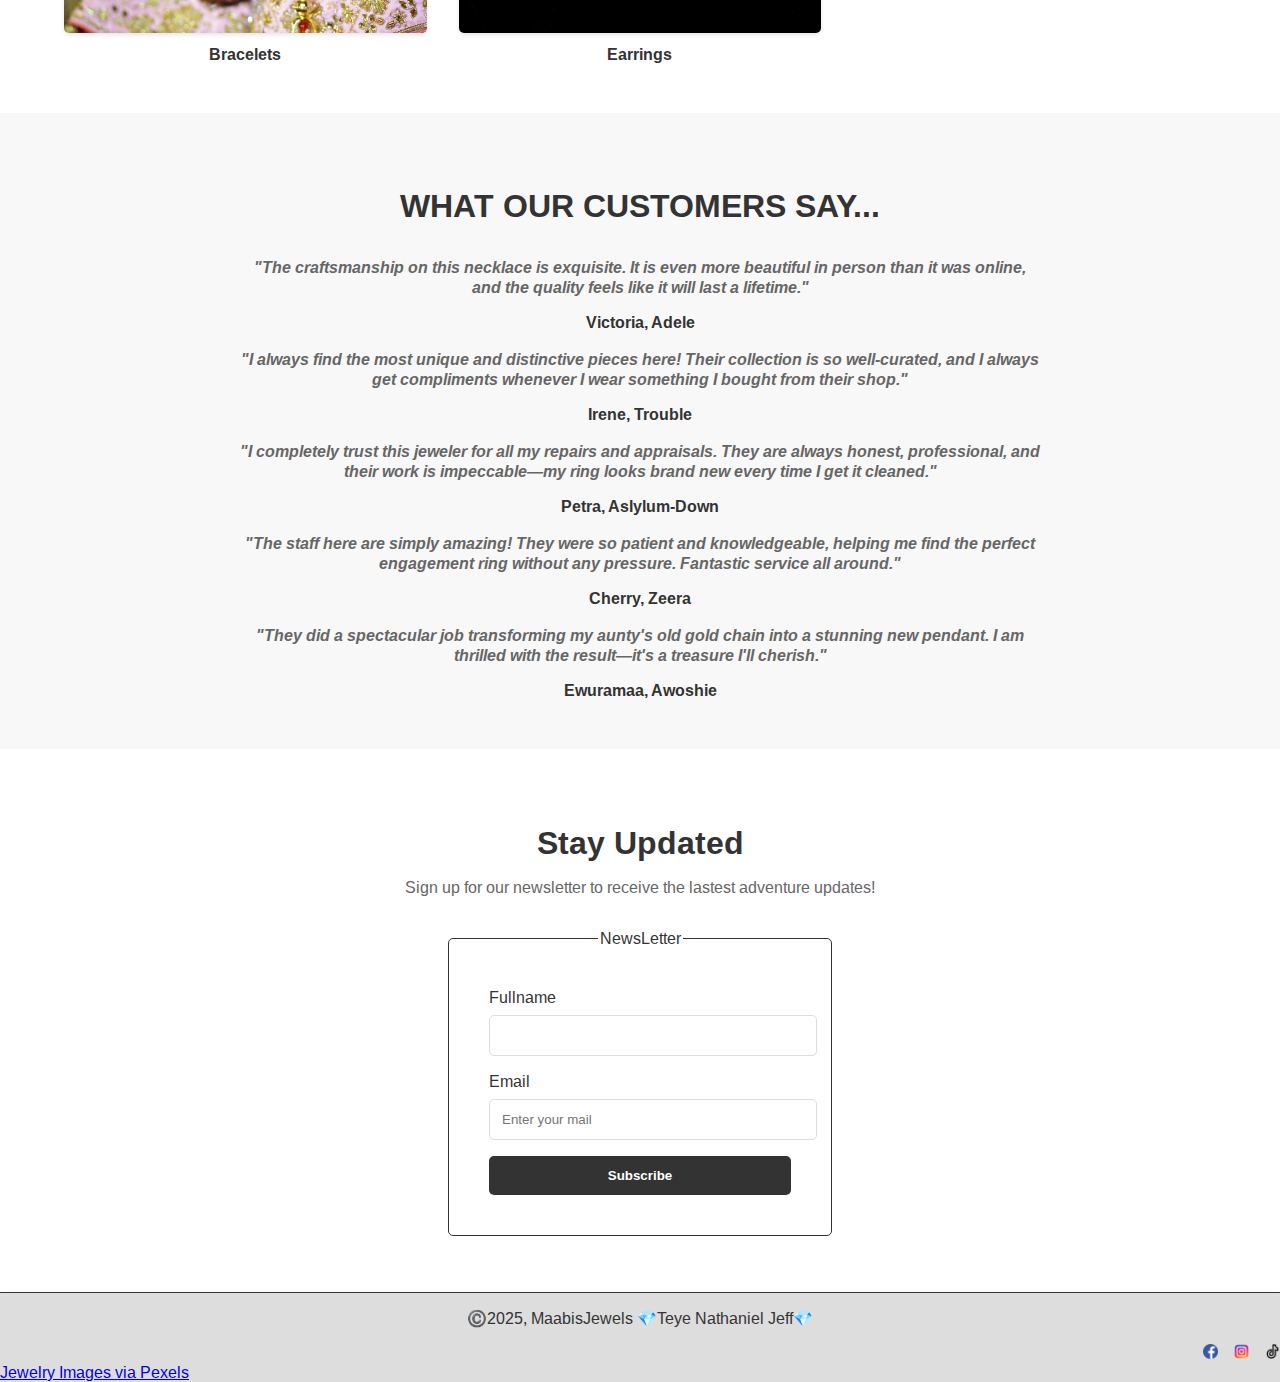
<file: finalProject/maabis.html>
<!DOCTYPE html>
<html lang="en">
<head>
    <meta charset="UTF-8">
    <meta name="viewport" content="width=device-width, initial-scale=1.0">
    <title>MaabisJewels</title>
    <meta name="description" content="Discover MaabisJewels for high-quality watches, rings, and custom pieces. Shop our unique collection and find the perfect handcrafted jewelry statement piece today">
    <meta name="author" content="Teye Nathaniel Jeff">
    <link rel="preconnect" href="https://fonts.googleapis.com">
    <link rel="preconnect" href="https://fonts.gstatic.com" crossorigin>
    <link href="https://fonts.googleapis.com/css2?family=Alan+Sans:wght@300..900&family=Arimo:ital,wght@0,400..700;1,400..700&display=swap" rel="stylesheet">

    <link rel="stylesheet" href="styles/maabis.css">
    <link rel="stylesheet" href="styles/maabis-small.css">
    <link rel="icon" href="images/maabis-favicon.ico">

    <script src="scripts/maabis.js" defer></script>

    <meta property="og:title" content="MaabisJewels | Home">
    <meta property="og:description" content="Modern jewelry for the contemporary you. Shop our curated collection of ethically-sourced, minimalist pieces that redefine everyday luxury.">
    <meta property="og:image" content="https://teyejeff.github.io/wdd231/images/hero-placeholder.jpg"> 
    <meta property="og:url" content="https://teyejeff.github.io/wdd231/Chamber/index.html">
</head>
<body>
    <header class="sticky-hearder">
        <img src="images/maabislogo.jpg" alt="MaabisJewels" class="logo">
        <nav class="navigation">
            <ul>
                <li><a href="maabis.html" class="link">Home</a></li>
                <li><a href="maabis-shop.html" class="link">Shop</a></li>
                <li><a href="maabis-contactus.html" class="link">Contact Us</a></li>
            </ul>
        </nav>
    </header>
    <main>
        <section class="hero">
            <img src="images/maabis-hero-image.webp" alt="jewelry hero image" loading="lazy">
            <div class="hero-text">
                <h1>Sparkle & Shine: Exquisite Elegance Unveiled</h1>
                <nav>
                    <a href="maabis-shop.html" class="link">Shop Now</a>
                </nav>
            </div>
        </section>

        <div class="container">
            <div class="services">
                <div class="icon">
                    <img src="images/delivery-bike_5630677.png" alt="delivery">
                </div>
            
                <h3>Delivery Services</h3>
                <ul>
                    <li><strong>Fast & Reliable</strong>: Enjoy swift delivery with tracking options</li>
                    <li><strong>Nationwide Delivery</strong>: Available across all 16 regions in the country</li>
                    <li><strong>Free Shipping</strong>: Enjoy free deliveries on orders above $99(terms apply)</li>
                </ul>
            </div>

            <div class="services">
                <div class="icon">
                    <img src="images/customer-care_17202880.png" alt="customer care">
                </div>
                <h3>Customer Care</h3>
                <ul>
                    <li><strong>Support</strong>: Contact us anytime via email or whatsapp</li>
                    <li><strong>Easy Returns</strong>: Hassle-free returns within 15days</li>
                    <li><strong>Dedicated Team</strong>: Our support team are always available to assist you</li>
                </ul>
            </div>

            <div class="services">
                <div class="icon">
                    <img src="images/credit-card_2434513.png" alt="payment method">
                </div>
                <h3>Payment Security</h3>
                <ul>
                    <li><strong>Secure Transactions</strong>: Protected by advanced encryption technology</li>
                    <li><strong>Multiple Methods</strong>: Pay with credit cards, bank transfer and mobile money</li>
                    <li><strong>Safe & Trusted</strong>: Certified for secure online payment</li>
                </ul>
            </div>
        </div>

        <section class="collections">
            <h2>Our Collections</h2>
            <div class="collections-gallery">
                <figure>
                    <img src="images/pexels-morakinyo-abiola-442907392-20192867.jpg" alt="anklets" loading="lazy">
                    <figcaption>Anklets</figcaption>
                </figure>
                 <figure>
                    <img src="images/pexels-marius-mann-772581-1697218.jpg" alt="watches" loading="lazy">
                    <figcaption>Watches</figcaption>
                </figure>
                    
                 <figure>
                    <img src="images/pexels-uzziiii-850871-3385375.jpg" alt="rings" loading="lazy">
                    <figcaption>Rings</figcaption>
                </figure>
                <figure>
                    <img src="images/pexels-vireshstudio-1444441.jpg" alt="bracelets" loading="lazy">
                    <figcaption>Bracelets</figcaption>
                </figure>
                <figure>
                    <img src="images/pexels-dima-valkov-1186343-3266700.jpg" alt="earrings" loading="lazy">
                    <figcaption>Earrings</figcaption>
                </figure>
                <nav>
                    <a href="maabis-shop.html" class="link">Shop Now</a>
                </nav>         
            </div>
            
        </section>


        <section>
        <div class="customer-feedback">
            <h2>WHAT OUR CUSTOMERS SAY...</h2>
            <p><strong>"The craftsmanship on this necklace is exquisite. It is even more beautiful in person than it was online, and the quality feels like it will last a lifetime."</strong></p>
            <h4>Victoria, Adele</h4>
            <p><strong>"I always find the most unique and distinctive pieces here! Their collection is so well-curated, and I always get compliments whenever I wear something I bought from their shop."</strong></p>
            <h4>Irene, Trouble</h4>
            <p><strong>"I completely trust this jeweler for all my repairs and appraisals. They are always honest, professional, and their work is impeccable—my ring looks brand new every time I get it cleaned."</strong></p>
            <h4>Petra, Aslylum-Down</h4>
            <p><strong>"The staff here are simply amazing! They were so patient and knowledgeable, helping me find the perfect engagement ring without any pressure. Fantastic service all around."</strong></p>
            <h4>Cherry, Zeera</h4>
            <p><strong>"They did a spectacular job transforming my aunty's old gold chain into a stunning new pendant. I am thrilled with the result—it's a treasure I'll cherish."</strong></p>
            <h4>Ewuramaa, Awoshie</h4>
        </div>
        </section>
            <div class="newsletter">
            <h2>Stay Updated</h2>
            <p>Sign up for our newsletter to receive the lastest adventure updates!</p>
            <form class="newsletter-form">
                <fieldset>
                    <legend>NewsLetter</legend>
                    <label for="fullname">Fullname</label>
                    <input type="text" id="fullname" name="fullname">
                    <label for="email">Email</label>
                    <input type="email" id="email" name="email" placeholder="Enter your mail">
                    <button type="submit">Subscribe</button>
                </fieldset>
            </form>
            </div>
    </main>

    <footer>
        <p>©️2025, MaabisJewels 💎Teye Nathaniel Jeff💎</p>
        <nav class="socialmedia">
            <a href="https://www.tiktok.com/en/"><img src="images/tik.webp" alt="TikTok"></a>
            <a href="https://www.instagram.com"><img src="images/insta.webp" alt="Instagram"></a>
            <a href="https://www.facebook.com/"><img src="images/fb.webp" alt="Facebook"></a>
        </nav>
        <nav>
            <a href='https://www.pexels.com/'>Jewelry Images via Pexels</a>
        </nav>        
    </footer>
</body>
</html>
</file>
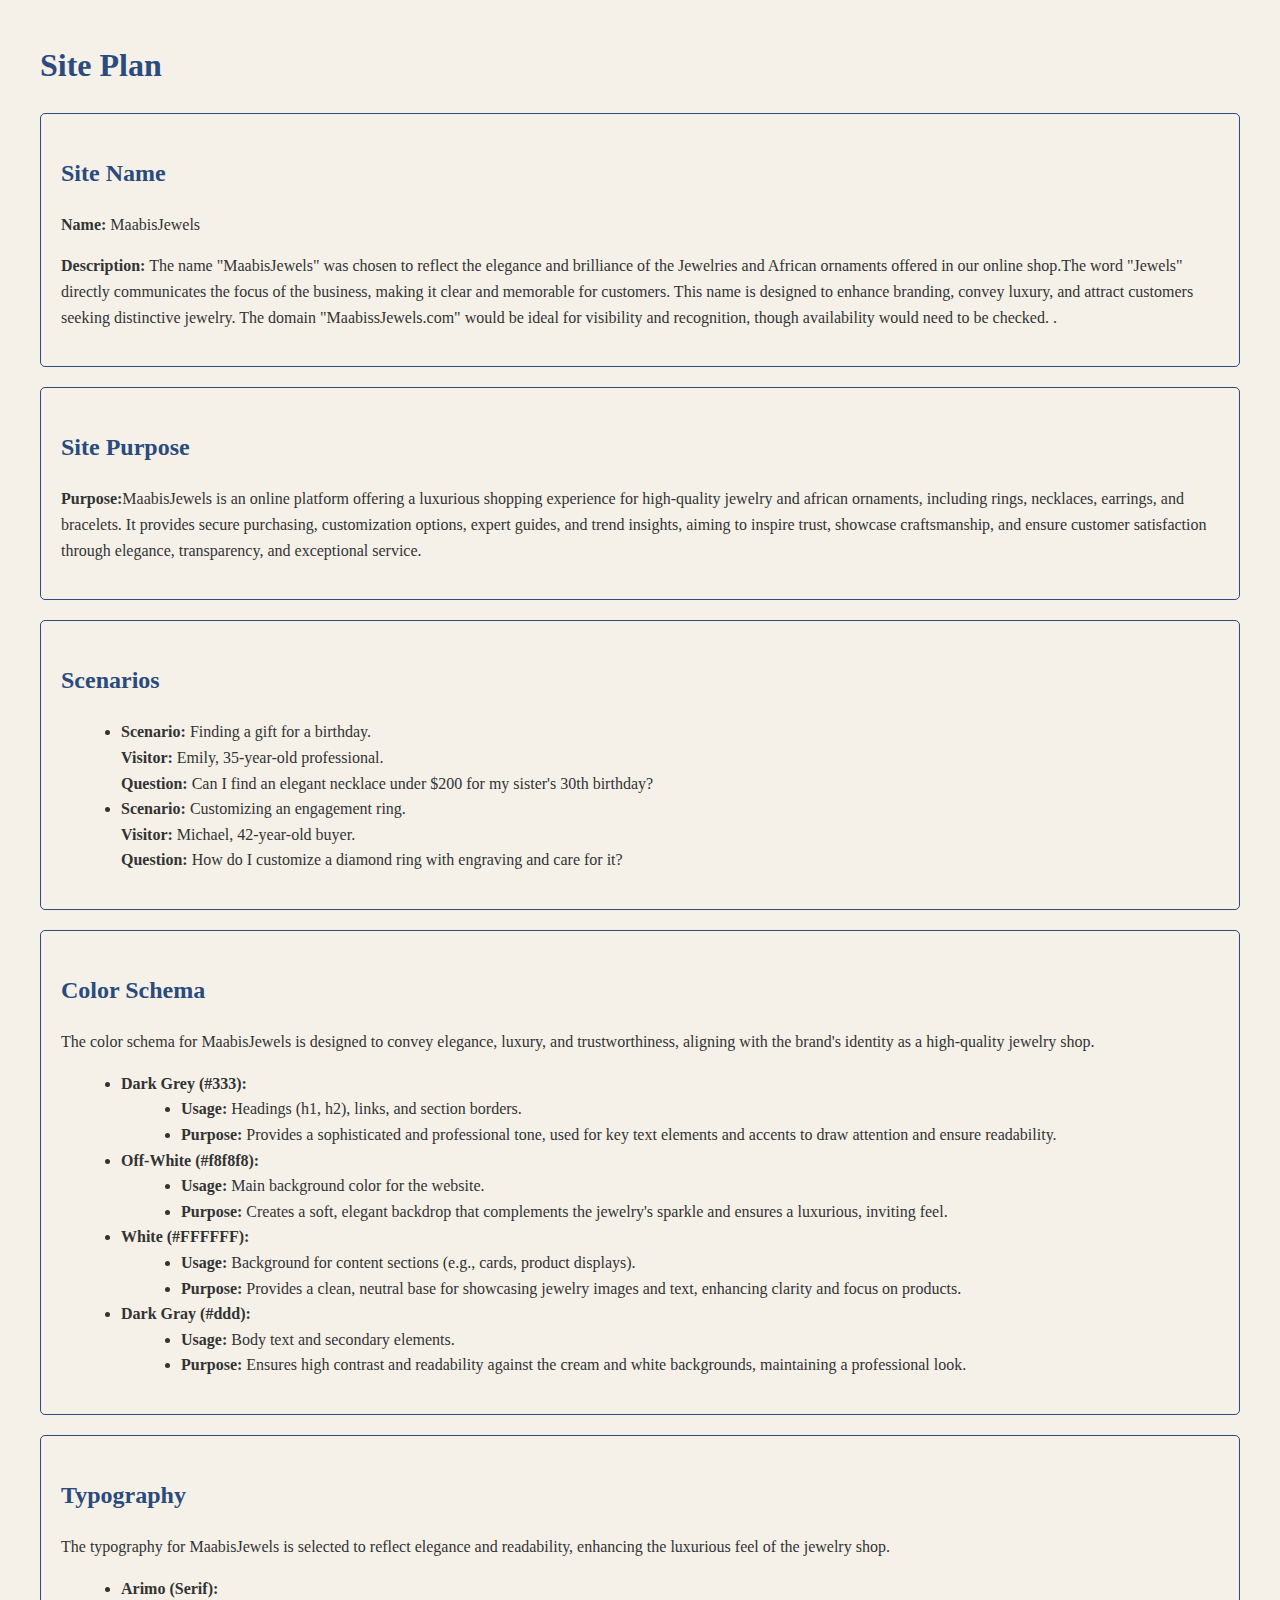
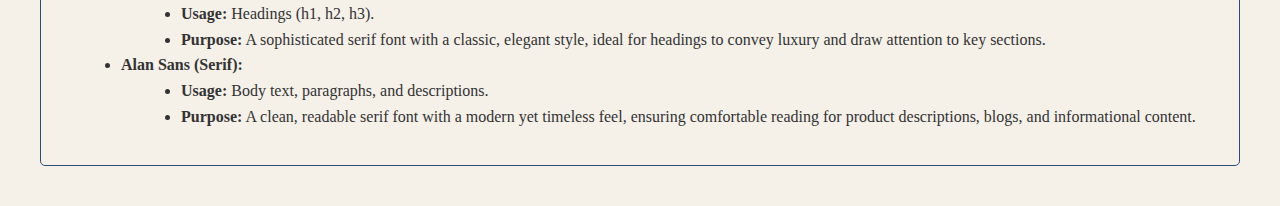
<file: finalProject/siteplan.html>
<!DOCTYPE html>
<html lang="en">
<head>
    <meta charset="UTF-8">
    <meta name="viewport" content="width=device-width, initial-scale=1.0">
    <title>MaabisJewels</title>
     <meta name="description" content="A site plan page about MaabisJewels online store">
    <meta name="author" content="Teye Nathaniel Jeff">
    <link rel="preconnect" href="https://fonts.googleapis.com">
    <link rel="preconnect" href="https://fonts.gstatic.com" crossorigin>
    <link href="https://fonts.googleapis.com/css2?family=Montserrat:ital,wght@0,100..900;1,100..900&display=swap" rel="stylesheet">
    <link rel="stylesheet" href="styles/siteplan.css">
</head>
<body>
    <h1>Site Plan</h1>
    <section class="site-info">
        <h2>Site Name</h2>
        <p><strong>Name:</strong> MaabisJewels</p>
        <p><strong>Description:</strong> The name "MaabisJewels" was chosen to reflect the elegance and brilliance of the Jewelries and African ornaments offered in our online shop.The word "Jewels" directly communicates the focus of the business, making it clear and memorable for customers.
             This name is designed to enhance branding, convey luxury, and attract customers seeking distinctive jewelry. The domain "MaabissJewels.com" would be ideal for visibility and recognition, though availability would need to be checked. .</p>
    </section>
     <section class="site-purpose">
        <h2>Site Purpose</h2>
        <p><strong>Purpose:</strong>MaabisJewels is an online platform offering a luxurious shopping experience for high-quality jewelry and african ornaments, including rings, necklaces, earrings, and bracelets. It provides secure purchasing, customization options, expert guides, and trend insights, aiming to inspire trust, showcase craftsmanship, and ensure customer satisfaction through elegance, transparency, and exceptional service. </p>
     </section>
         <section class="scenarios">
        <h2>Scenarios</h2>
        <ul>
            <li>
                <strong>Scenario:</strong> Finding a gift for a birthday.<br>
                <strong>Visitor:</strong> Emily, 35-year-old professional.<br>
                <strong>Question:</strong> Can I find an elegant necklace under $200 for my sister's 30th birthday?
            </li>
            <li>
                <strong>Scenario:</strong> Customizing an engagement ring.<br>
                <strong>Visitor:</strong> Michael, 42-year-old buyer.<br>
                <strong>Question:</strong> How do I customize a diamond ring with engraving and care for it?
            </li>
        </ul>
    </section>
        <section class="color-schema">
        <h2>Color Schema</h2>
        <p>The color schema for MaabisJewels is designed to convey elegance, luxury, and trustworthiness, aligning with the brand's identity as a high-quality jewelry shop.</p>
        <ul>
            <li>
                <strong>Dark Grey (#333):</strong>
                <ul>
                    <li><strong>Usage:</strong> Headings (h1, h2), links, and section borders.</li>
                    <li><strong>Purpose:</strong> Provides a sophisticated and professional tone, used for key text elements and accents to draw attention and ensure readability.</li>
                </ul>
            </li>
            <li>
                <strong>Off-White (#f8f8f8):</strong>
                <ul>
                    <li><strong>Usage:</strong> Main background color for the website.</li>
                    <li><strong>Purpose:</strong> Creates a soft, elegant backdrop that complements the jewelry's sparkle and ensures a luxurious, inviting feel.</li>
                </ul>
            </li>
            <li>
                <strong>White (#FFFFFF):</strong>
                <ul>
                    <li><strong>Usage:</strong> Background for content sections (e.g., cards, product displays).</li>
                    <li><strong>Purpose:</strong> Provides a clean, neutral base for showcasing jewelry images and text, enhancing clarity and focus on products.</li>
                </ul>
            </li>
            <li>
                <strong>Dark Gray (#ddd):</strong>
                <ul>
                    <li><strong>Usage:</strong> Body text and secondary elements.</li>
                    <li><strong>Purpose:</strong> Ensures high contrast and readability against the cream and white backgrounds, maintaining a professional look.</li>
                </ul>
            </li>
        </ul>
    </section>
    <section class="typography">
        <h2>Typography</h2>
        <p>The typography for MaabisJewels is selected to reflect elegance and readability, enhancing the luxurious feel of the jewelry shop.</p>
        <ul>
            <li>
                <strong>Arimo (Serif):</strong>
                <ul>
                    <li><strong>Usage:</strong> Headings (h1, h2, h3).</li>
                    <li><strong>Purpose:</strong> A sophisticated serif font with a classic, elegant style, ideal for headings to convey luxury and draw attention to key sections.</li>
                </ul>
            </li>
            <li>
                <strong>Alan Sans (Serif):</strong>
                <ul>
                    <li><strong>Usage:</strong> Body text, paragraphs, and descriptions.</li>
                    <li><strong>Purpose:</strong> A clean, readable serif font with a modern yet timeless feel, ensuring comfortable reading for product descriptions, blogs, and informational content.</li>
                </ul>
            </li>
        </ul>
    </section>
</body>
</html>
</file>
<file: styles/modules.css>
* {
  margin: 0;
  padding: 0;
  box-sizing: border-box;
}

body {
  font-family: Arial, sans-serif;
  background-color: #f0f0f0;
}

main {
  padding: 1rem;
  background-color: #fff;
  color: #333;
  width: fit-content;
  margin: 1rem auto;
  border: 1px solid rgb(0 0 0 / 10%);
  border-radius: 10px;
}

h1 {
  font-size: 1.5rem;
  color: #000;
}

h2 {
  font-size: 1.2rem;
  color: #555;
}

h1,
h2 {
  text-align: center;;
  margin-bottom: 1.1rem;
}

form p {
  margin: .5rem;
  font-weight: bold;
}

#enrollment {
  padding: 1rem 1rem 0 1rem;
  border: 1px solid rgb(0 0 0 / 10%);
  border-radius: 10px;
  background-color: #bed;
  text-align: center;
}

select {
  padding: 0.5em;
  border: 1px solid #ccc;
  width: 3rem;
}

button {
  display: block;
  margin: 1rem auto;
  padding: 0.6em 1em;
  border: none;
  border-radius: 5px;
  background-color: #0078d4;
  color: white;
  cursor: pointer;
}

button:hover {
  background-color: #005fa3;
}

table {
  margin-top: 2rem;
  width: 100%;
  border-collapse: collapse;
  background-color: white;
  box-shadow: 0 2px 6px rgb(0 0 0 / 5%);
}

th,
td {
  padding: 0.75rem;
  text-align: center;
  border-bottom: 1px solid #ddd;
}

th {
  background-color: #000;
  color: white;
  font-weight: bold;
}

tr:hover {
  background-color: #bbb;
}
</file>
<file: chamber/styles/directory-base.css>
:root {
    --primary-color: #1a3765; /* Dark Blue */
    --secondary-color: #ffa500; /* Orange/Gold */
    --accent-color: #3b5998; /* Mid Blue */
    --text-color: #333;
    --light-bg: #f5f5f5;
    --max-width: 1200px;
}

/* --- Typography & Global --- */
body {
    font-family: 'Arimo', sans-serif;
    color: var(--text-color);
    line-height: 1.6;
    background-color: var(--light-bg);
}

.container {
    max-width: var(--max-width);
    margin: 0 auto;
    padding: 1rem;
}

h1, h2, h3 {
    font-family: 'Alan Sans', sans-serif;
    font-weight: 700;
    color: var(--primary-color);
}

/* --- Header & Navigation (Mobile) --- */
header {
    background-color: var(--primary-color);
    color: white;
}

.header-container {
    display: flex;
    justify-content: space-between;
    align-items: center;
    flex-wrap: wrap; 
}

.logo h1 {
    font-size: 2rem;
    margin: 0;
    color: white; 
}

.logo span {
    font-size: 0.8rem;
    display: block;
    margin-top: -5px;
}

/* Hamburger Button */
.hamburger-btn {
    background: none;
    border: none;
    cursor: pointer;
    display: flex;
    flex-direction: column;
    justify-content: space-around;
    width: 30px;
    height: 25px;
    padding: 0;
    z-index: 20;
}

.hamburger-btn .bar {
    display: block;
    width: 100%;
    height: 3px;
    background-color: white;
    transition: all 0.3s ease;
}

/* Navigation Links (Mobile Menu) */
#mainNav {
    display: none; 
    flex-direction: column;
    width: 100%;
    text-align: center;
    background-color: var(--accent-color);
    position: absolute; 
    top: 65px; 
    left: 0;
    right: 0;
    z-index: 10;
}

#mainNav.open {
    display: flex; 
}

#mainNav a {
    color: white;
    text-decoration: none;
    padding: 15px 0;
    border-bottom: 1px solid rgba(255, 255, 255, 0.1);
    transition: background-color 0.3s;
}

#mainNav a:hover, #mainNav a.active {
    background-color: var(--primary-color);
}


.hero {
    background-color: var(--accent-color);
    color: white;
    padding: 2rem 1rem;
    text-align: center;
    border-radius: 8px;
    margin-bottom: 2rem;
}

.hero h2 {
    font-size: 1.8rem;
    margin-top: 0;
    color: white; 
}

.search-bar {
    display: flex;
    gap: 10px;
    margin: 1.5rem auto 1rem;
    padding: 0 1rem;
    max-width: 600px;
    flex-wrap: wrap; 
    justify-content: center;
}

.search-bar input {
    flex: 1 1 100%; 
    min-width: 100%;
}

.search-bar select {
    flex: 1 1 150px; 
    min-width: 150px;
}

.search-bar button {
    flex: 1 1 120px;
    background-color: var(--secondary-color);
    color: var(--primary-color);
    font-weight: bold;
    cursor: pointer;
}

.view-toggle {
    margin-top: 1rem;
    display: inline-flex;
    border: 1px solid white;
    border-radius: 4px;
    overflow: hidden;
}

.view-toggle button {
    background-color: transparent;
    color: white;
    border: none;
    padding: 0.5rem 1rem;
    cursor: pointer;
    transition: background-color 0.2s;
}

.view-toggle button.active {
    background-color: white;
    color: var(--primary-color);
}

.directory.view-grid {
    display: grid;
    gap: 1.5rem;
}

.member-card img {
    width: 100%;
    height: 200px;
    object-fit: cover;
}


.hero-banner {
    position: relative;
    border-radius: 12px;
    overflow: hidden;
    margin-bottom: 2rem;
    box-shadow: 0 10px 30px rgba(0,0,0,0.2);
}

.hero-image {
    width: 100%;
    height: 55vh;                 
    min-height: 380px;
    max-height: 700px;
    object-fit: cover;
    display: block;
    transition: transform 0.4s ease;
}

.hero-overlay {
    position: absolute;
    top: 0; left: 0; right: 0; bottom: 0;
    background: linear-gradient(
        to bottom,
        rgba(0,0,0,0.1) 0%,
        rgba(0,0,0,0.4) 50%,
        rgba(0,0,0,0.8) 100%
    );
}

/* Text container */
.hero-text {
    position: absolute;
    bottom: 0;
    left: 0;
    right: 0;
    padding: 2rem;
    color: white;
    text-align: center;
    text-shadow: 0 2px 10px rgba(0,0,0,0.8);
}

.hero-text h1 {
    font-size: 2.2rem;
    margin: 0 0 0.8rem 0;
    line-height: 1.2;
    color: white;
}

.hero-text p {
    font-size: 1.1rem;
    margin-bottom: 1.5rem;
    max-width: 800px;
    margin-left: auto;
    margin-right: auto;
}

.cta-button {
    background-color: var(--secondary-color);
    color: var(--primary-color);
    padding: 0.9rem 2rem;
    border-radius: 50px;
    font-weight: bold;
    text-decoration: none;
    display: inline-block;
    transition: all 0.3s ease;
    box-shadow: 0 4px 15px rgba(255,165,0,0.4);
}

.cta-button:hover {
    transform: translateY(-3px);
    box-shadow: 0 8px 25px rgba(255,165,0,0.5);
}

/* Home Section Layouts */
.mid-section-grid {
    display: grid;
    gap: 2rem;
    grid-template-columns: 1fr; /* Mobile: Stacks vertically */
}

.events-grid {
    display: grid;
    gap: 1.5rem;
    grid-template-columns: repeat(auto-fit, minmax(280px, 1fr));
}

.event-card {
    background-color: white;
    padding: 1.5rem;
    border-left: 5px solid var(--secondary-color);
    box-shadow: 0 2px 5px rgba(0, 0, 0, 0.1);
    border-radius: 4px;
}

/* Weather & Forecast */
.weather-section {
    background-color: white;
    border: 1px solid #ddd;
    padding: 1.5rem;
    border-radius: 8px;
    text-align: center;
}

.weather-temp {
    font-size: 3rem;
    font-weight: 300;
    color: var(--accent-color);
    margin: 0.5rem 0;
    display: flex;
    justify-content: center;
    align-items: center;
}

.forecast-grid {
    display: flex;
    justify-content: space-around;
    gap: 10px;
    margin-top: 1rem;
}

/* Spotlights */
.spotlights-grid {
    display: grid;
    gap: 1.5rem;
    grid-template-columns: repeat(auto-fit, minmax(250px, 1fr));
}

.spotlight-card {
    background-color: white;
    padding: 1rem;
    border: 1px solid #eee;
    text-align: center;
    border-radius: 8px;
    box-shadow: 0 2px 4px rgba(0, 0, 0, 0.05);
}

.spotlight-card img {
    width: 80px;
    height: 80px;
    object-fit: contain;
    border-radius: 50%;
    margin-bottom: 1rem;
    border: 3px solid var(--secondary-color);
}


/* --- Footer --- */
footer {
    background-color: var(--primary-color);
    color: white;
    text-align: center;
    padding: 1rem 0;
    margin-top: 2rem;
    font-size: 0.85rem;
}
</file>
<file: chamber/styles/directory-larger.css>
@media (min-width: 768px) {
    .header-container { flex-wrap: nowrap; }
    .hero h2 { font-size: 2.2rem; }
    .hero p { font-size: 1.1rem; }
    .search-bar { flex-wrap: nowrap; }
    .search-bar input, .search-bar select { min-width: 200px; }
    .view-grid { grid-template-columns: repeat(3, 1fr); }
    .view-list .card { flex-direction: row; align-items: center; text-align: left; }
    .view-list .card-img { width: 130px; height: 130px; min-width: 130px; border-radius: 10px; margin-right: 1.5rem; }
    .view-list .card-body { flex: 1; }
    .view-list .card h3 { font-size: 1.1rem; }
    .view-list p { display: -webkit-box; -webkit-line-clamp: 2; -webkit-box-orient: vertical; overflow: hidden; }
}

@media (min-width: 992px) {
    .view-grid { grid-template-columns: repeat(4, 1fr); }
}
</file>
<file: finalProject/styles/maabis.css>
body {
    font-family: 'Arimo', sans-serif;
    margin: 0;
    padding: 0;
    color: #333;
    background-color: #f8f8f8;
}

header {
    display: flex;
    align-items: center;
    justify-content: space-between;
    padding: 1rem 5%;
    background-color: #fff;
    box-shadow: 0 2px 4px rgba(0, 0, 0, 0.05);
    position: sticky;
    top: 0;
    z-index: 1000;
}

.logo {
    height: 40px;
}

.navigation ul {
    list-style: none;
    display: flex;
    gap: 2rem;
    margin: 0;
    padding: 0;
}

.navigation a {
    text-decoration: none;
    color: #333;
    font-size: 1rem;
    font-weight: 500;
}

.link:hover {
    opacity: 0.6;
}

.hero {
    position: relative;
    width: 100%;
    height: 60vh;
    overflow: hidden;
}

.hero img {
    width: 100%;
    height: 100%;
    object-fit: cover;
}

.hero-text {
    position: absolute;
    top: 50%;
    left: 50%;
    transform: translate(-50%, -50%);
    text-align: center;
    color: #fff;
    text-shadow: 0 2px 4px rgba(0, 0, 0, 0.5);
}

.hero-text h1 {
    font-size: 3rem;
    margin: 0 0 1rem;
    font-weight: 700;
}

.hero-text a {
    background-color: rgba(0, 0, 0, 0.7);
    color: #fff;
    padding: 0.75rem 1.5rem;
    border-radius: 5px;
    text-decoration: none;
    font-weight: 600;
}

.container {
    display: flex;
    justify-content: space-around;
    padding: 3rem 5%;
    max-width: 1200px;
    margin: 0 auto;
}

.services {
    width: 28%;
    text-align: center;
}

.icon img {
    height: 40px;
    margin-bottom: 1rem;
}

.services h3 {
    font-size: 1.1rem;
    margin: 0 0 0.5rem;
    font-weight: 600;
}

.services ul {
    list-style: none;
    padding: 0;
    font-size: 0.9rem;
    color: #666;
}

.services li {
    margin-bottom: 0.3rem;
}

.collections {
    padding: 3rem 5%;
    text-align: center;
    background-color: #fff;
}

.collections h2 {
    font-size: 2rem;
    margin-bottom: 2rem;
    font-weight: 700;
}

.collections-gallery {
    display: grid;
    grid-template-columns: repeat(3, 1fr);
    gap: 2rem;
    max-width: 1200px;
    margin: 0 auto;
}

.collections figure {
    margin: 0;
}

.collections img {
    width: 100%;
    height: 250px;
    border-radius: 5px;
    box-shadow: 0 2px 4px rgba(0, 0, 0, 0.1);
}

.collections figcaption {
    margin-top: 0.5rem;
    font-size: 1rem;
    font-weight: 600;
}

.collections nav {
    margin-top: 2rem;
    list-style: none;
}

.collections a {
    background-color: #333;
    color: #fff;
    padding: 0.75rem 1.5rem;
    border-radius: 5px;
    text-decoration: none;
    font-weight: 600;
}

.customer-feedback {
    padding: 3rem 5%;
    text-align: center;
    background-color: #f8f8f8;
}

.customer-feedback h2 {
    font-size: 2rem;
    margin-bottom: 2rem;
    font-weight: 700;
}

.customer-feedback p {
    font-style: italic;
    margin: 1rem auto;
    max-width: 800px;
    color: #666;
}

.customer-feedback h4 {
    font-size: 1rem;
    margin: 0;
    font-weight: 600;
    color: #333;
}

.newsletter {
    padding: 3rem 5%;
    text-align: center;
    background-color: #fff;
}

.newsletter h2 {
    font-size: 2rem;
    margin-bottom: 0.5rem;
    font-weight: 700;
}

.newsletter p {
    margin-bottom: 2rem;
    color: #666;
}

.newsletter-form {
    max-width: 400px;
    margin: 0 auto;
}

.newsletter-form fieldset {
    border: 1px solid #333;
    margin: 0.5rem;
    border-radius: 5px;

    padding: 2.5rem;
}

.newsletter-form label {
    display: block;
    text-align: left;
    margin-bottom: 0.5rem;
    font-weight: 500;
}

.newsletter-form input {
    width: 100%;
    padding: 0.75rem;
    margin-bottom: 1rem;
    border: 1px solid #ddd;
    border-radius: 5px;
}

.newsletter-form button {
    background-color: #333;
    color: #fff;
    padding: 0.75rem;
    border: none;
    border-radius: 5px;
    cursor: pointer;
    font-weight: 600;
    width: 100%;
}

.newsletter-form button:hover {
    opacity: 0.6;
}


.products {
    text-align: center;
}


.search-container {
    display: flex;
    justify-content: center;
    padding: 2rem 5%;
    background-color: #fff;
    box-shadow: 0 2px 4px rgba(0, 0, 0, 0.05);
}

#searchInput {
    width: 60%;
    max-width: 600px;
    padding: 0.75rem;
    border: 2.5px solid #ddd;
    border-radius: 5px 0 0 5px;
    font-size: 1rem;
    outline: none;
}

#searchBtn {
    padding: 0.75rem 1.5rem;
    border: none;
    background-color: #333;
    color: #fff;
    border-radius: 0 5px 5px 0;
    cursor: pointer;
    font-weight: 600;
    transition: background-color 0.3s; 
}

#searchBtn:hover {
    background-color: #555;
}

.navigation2 {
    display: flex;
    justify-content: space-around;
    list-style: none;
    gap: 1rem;
    margin: 1rem;
    padding: 1rem;
}

.navigation2 a {
    text-decoration: none;
    color: #333;
    font-weight: 600;
}

.navigation2 a:hover,
    .navigation2 a:active {
        color: white;
        background-color: black;
        border-radius: 5px; 
    }

.hamburger {
    display: none;
    flex-direction: column;
    justify-content: space-between;
    width: 30px;
    height: 20px;
    background: none;
    border: none;
    cursor: pointer;
    padding: 0;
    z-index: 1001;
    margin-left: 1rem;
    margin: 1rem;
}

.hamburger span {
    width: 100%;
    height: 5px;
    background-color: #333;
    transition: all 0.3s ease;
}

.hamburger.show span:nth-child(1) {
    transform: rotate(45deg) translate(5px, 5px);
}

.hamburger.show span:nth-child(2) {
    opacity: 0;
}

.hamburger.show span:nth-child(2) {
    transform: rotate(45deg) translate(7px, -7px);
}


.navigation2.show {
    display: flex;
    flex-direction: column;
    position: absolute;
    top: 170px; 
    left: 5%;
    width: 90%;
    background-color: #fff;
    box-shadow: 0 2px 4px rgba(0, 0, 0, 0.1);
    padding: 1rem;
}   

.navigation2.show li {
    margin: 0.5rem 0;
} 

.jewelry-container {
    display: flex;
    flex-wrap: wrap;
    justify-content: center;
    padding: 15px;
    gap: 15px;
}

.jewelry-card {
    border: 1px solid #333;
    border-radius: 5px;
    width: 300px;
    box-shadow: 0 2px 5px rgb(0, 0, 0.1);
    text-align: center;
}

.jewelry-card img {
    width: 100%;
    height: 300px;
}

#results {
    display: flex;
    flex-wrap: wrap;
    gap: 16px;
    margin-top: 20px;
}

.contact-details {
    text-align: center;
    background-color: #ddd;
    padding: 1rem;
    margin: 1rem;
}

.contact-section {
    text-align: center;
    padding: 3rem 5%;
    margin: 0 auto;
    max-width: 800px;
}

.contact-form {
    display: flex;
    flex-direction: column;
    background-color: #fff;
    padding: 2rem;
    border-radius: 5px;
    box-shadow: 0 2px 4px rgba(0, 0, 0, 0.05);
}

.contact-form fieldset {
    border: 1px solid #ddd;
    border-radius: 5px;
    padding: 1rem;
    margin-bottom: 1rem;
}

.contact-form legend {
    font-weight: 900;
    padding: 0 0.5rem;
}

.contact-form label {
    text-align: left;
    font-weight: 600;
    margin-bottom: 0.5rem;
}

.contact-form input, .contact-form textarea, .contact-form select {
    width: 100%;
    padding: 0.75rem;
    margin-bottom: 1rem;
    border: 1px solid #ddd;
    border-radius: 5px;
    font-size: 1rem;
    box-sizing: border-box;
}

.contact-form textarea {
    resize: vertical;
}

.contact-form button {
    background-color: #333;
    color: #fff;
    padding: 0.75rem;
    border: none;
    border-radius: 5px;
    cursor: pointer;
    font-weight: 600;
    width: 100%;
}

.contact-form button:hover {
    opacity: 0.6;
    color: #cc0000;

}

.radio-buttons {
    display: flex;
    justify-content: space-around;
    gap: 1rem;
    margin-bottom: 1rem;
    margin-top: 0.5rem;
}

.radio-buttons label {
    display: flex;
    align-items: center;
}

.radio-buttons input {
    margin-right: 0.5rem;
    width: auto;
}

.required {
    color: red;
}

.selected-items {
    list-style: none;
    padding: 0;
    margin-top: 1rem;
}

.selected-items li {
    display: flex;
    justify-content: space-between;
    align-items: center;
    padding: 0.5rem;
    background-color: #f8f8f8;
    border-radius: 5px;
    margin-bottom: 0.5rem;
}


 .delete-btn {
    background: none;
    border: none;
    color: #ff4444;
    cursor: pointer;
    font-size: 1rem;
    padding: 0.5rem;
    max-width: 75px;
}


.selected-items   .delete-btn:hover {
    color: #cc0000;
}


.googlemaps {
    position: relative;
    width: 100%;
    max-width: 800px;
    margin: 0 auto 1rem;
    overflow: hidden;
}

footer {
    border-top: 1px solid #333;
    box-shadow: 0 2px 5px rgba(0, 0, 0, 0.1);
    background-color: #ddd;
}

footer p {
    font-size: 1rem;
    text-align: center;
}

.socialmedia {
    display: flex;
    gap: 1rem;
    flex-direction: row-reverse;
}

.socialmedia a {
    text-decoration: none;
    display: block;
}

.socialmedia img {
    width: 15px;
    height: 15px;
}
</file>
<file: finalProject/styles/maabis-small.css>
@media screen and (max-width: 768px) {
    header {
        flex-direction: column;
        text-align: center;
        position: static;
    }

    .navigation ul {
        flex-direction: column;
        gap: 1rem;
        margin-top: 1rem;
    }

    .hero {
        height: 40vh;
    }

    .hero-text h1 {
        font-size: 2rem;
    }

    .container {
        flex-direction: column;
        align-items: center;
    }

    .services {
        width: 80%;
        margin-bottom: 2rem;
    }

    .collections-gallery {
        grid-template-columns: 1fr;
    }

    .search-container {
        flex-direction: column;
        padding: 1rem 2%;
    }

    #searchInput {
        width: 100%;
        max-width: none;
        margin-bottom: 0.5rem;
        border-radius: 5px;
    }

    #searchBtn {
        width: 100%;
        border-radius: 5px;
    }

    .hamburger {
        display: flex; /* Show hamburger on small screens */
    }

    .navigation2 {
        display: none; /* Hide navigation2 by default on small screens */
    }

    .contact-section {
        padding: 2rem 2%;
    }

    .contact-form {
        padding: 1.5rem;
    }

    .contact-form fieldset {
        padding: 0.75rem;
    }

    .radio-buttons {
        flex-direction: column;
        gap: 0.5rem;
    }

    .contact-form button {
        padding: 0.5rem;
    }

    .selected-items li {
        padding: 0.4rem;
        font-size: 0.9rem;
    }

    .selected-items .delete-btn {
        font-size: 0.9rem;
        padding: 0 0.4rem;
    }
}

@media screen and (max-width: 480px) {
    .hero {
        height: 30vh;
    }

    .hero-text h1 {
        font-size: 1.5rem;
    }

    .hero-text a {
        padding: 0.5rem 1rem;
    }

    .contact-section {
        padding: 1rem 1%;
    }

    .contact-form {
        padding: 1rem;
    }

    .contact-form label {
        font-size: 0.9rem;
    }

    .contact-form input,
    .contact-form textarea,
    .contact-form select {
        padding: 0.5rem;
        font-size: 0.9rem;
    }

    .contact-form button {
        font-size: 0.9rem;
    }

    .selected-items li {
        padding: 0.3rem;
        font-size: 0.85rem;
    }

    .selected-items .delete-btn {
        font-size: 0.85rem;
        padding: 0 0.3rem;
    }
}
</file>
<file: finalProject/styles/siteplan.css>
body {
            font-family: 'Lora', serif;
            margin: 40px;
            line-height: 1.6;
            background-color: #F5F1E9; 
            color: #333333; 
        }
        h1, h2 {
            font-family: 'Playfair Display', serif;
            color: #2A4B7C; 
        }
        .site-info, .site-purpose, .scenarios, .color-schema, .typography {
            border: 1px solid #2A4B7C; 
            padding: 20px;
            border-radius: 5px;
            margin-bottom: 20px; 
        }
        ul {
            list-style-type: disc;
            margin-left: 20px;
        }
</file>
<file: styles/prophets.css>
/* styles/prophets.css */

/* Reset and Base Styles */
* {
    margin: 0;
    padding: 0;
    box-sizing: border-box;
}

body {
    font-family: 'Segoe UI', Tahoma, Geneva, Verdana, sans-serif;
    background-color: #f8f9fa;
    color: #333;
    line-height: 1.6;
}

/* Header */
header {
    background-color: #003366; /* Deep LDS blue */
    color: white;
    text-align: center;
    padding: 2rem 1rem;
    box-shadow: 0 4px 6px rgba(0, 0, 0, 0.1);
}

header h1 {
    font-size: 2.5rem;
    font-weight: 700;
}

/* Main Content */
main {
    padding: 2rem 1rem;
    max-width: 1400px;
    margin: 0 auto;
}

#cards {
    display: grid;
    grid-template-columns: repeat(auto-fit, minmax(300px, 1fr));
    gap: 2rem;
    margin-top: 2rem;
}

/* Prophet Card */
#cards section {
    background: white;
    border-radius: 12px;
    overflow: hidden;
    box-shadow: 0 6px 15px rgba(0, 0, 0, 0.1);
    transition: all 0.3s ease;
    display: flex;
    flex-direction: column;
    text-align: center;
}

#cards section:hover {
    transform: translateY(-8px);
    box-shadow: 0 12px 25px rgba(0, 0, 0, 0.15);
}

/* Name */
#cards h3 {
    background-color: #003366;
    color: white;
    padding: 1rem;
    font-size: 1.4rem;
    margin: 0;
    font-weight: 600;
}

/* Portrait */
#cards img {
    width: 100%;
    height: auto;
    object-fit: cover;
    border-bottom: 4px solid #e63946; /* Red accent */
}

/* Details */
#cards div {
    padding: 1rem;
    flex-grow: 1;
    background-color: #f1f8ff;
}

#cards div p {
    margin: 0.5rem 0;
    font-size: 1rem;
}

#cards div strong {
    color: #003366;
}

/* Footer */
footer {
    text-align: center;
    padding: 1.5rem;
    background-color: #003366;
    color: white;
    margin-top: 3rem;
    font-size: 0.95rem;
}

/* Responsive Adjustments */
@media (max-width: 768px) {
    header h1 {
        font-size: 2rem;
    }
    
    #cards {
        grid-template-columns: 1fr;
        gap: 1.5rem;
    }
}

@media (min-width: 769px) and (max-width: 1024px) {
    #cards {
        grid-template-columns: repeat(2, 1fr);
    }
}

@media (min-width: 1025px) {
    #cards {
        grid-template-columns: repeat(3, 1fr);
    }
}

/* Optional: Print styles */
@media print {
    body { background: white; }
    #cards section { box-shadow: none; border: 1px solid #ddd; }
    header, footer { background: #003366 !important; -webkit-print-color-adjust: exact; }
}
</file>
